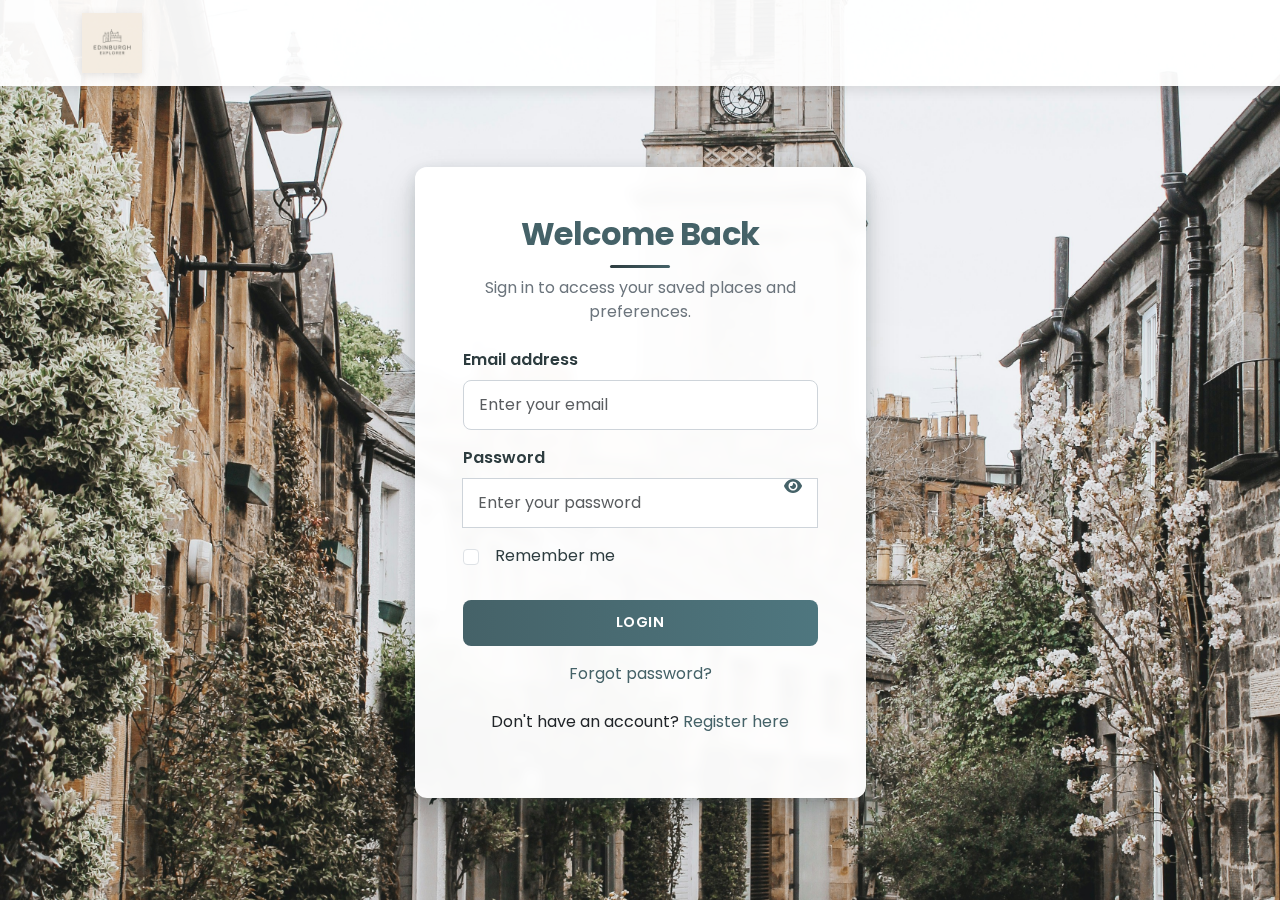
<file: index.html>
<!DOCTYPE html>
<html lang="en">
<head>
  <meta charset="UTF-8">
  <meta name="viewport" content="width=device-width, initial-scale=1.0">
  <title>Login - Edinburgh Explorer</title>
  <!-- Bootstrap CSS -->
  <link href="https://cdnjs.cloudflare.com/ajax/libs/bootstrap/5.2.3/css/bootstrap.min.css" rel="stylesheet">
  <!-- Font Awesome -->
  <link href="https://cdnjs.cloudflare.com/ajax/libs/font-awesome/6.2.1/css/all.min.css" rel="stylesheet">
  <!-- Google Fonts -->
  <link href="https://fonts.googleapis.com/css2?family=Poppins:wght@300;400;500;600;700&family=Playfair+Display:wght@400;700&display=swap" rel="stylesheet">
  <!-- Custom CSS -->
  <link href="css/style.css" rel="stylesheet"/>
</head>
<body>
<!-- Navigation -->
<nav class="navbar navbar-expand-lg navbar-light fixed-top">
  <div class="container">
    <a class="navbar-brand" href="/" aria-label="Edinburgh Explorer Home">
      <img src="images/logocw2.PNG" alt="Edinburgh Explorer Logo">
    </a>
    <button class="navbar-toggler" type="button" data-bs-toggle="collapse" data-bs-target="#navbarContent" aria-expanded="false" aria-label="Toggle navigation">
      <span class="navbar-toggler-icon"></span>
    </button>

  </div>
</nav>

<!-- Login Section -->
<section class="login-section">
  <div class="container">
    <div class="row justify-content-center">
      <div class="col-md-6 col-lg-5">
        <div class="card">
          <div class="card-body p-4 p-md-5">
            <h2 class="card-title">Welcome Back</h2>
            <p class="card-text">Sign in to access your saved places and preferences.</p>

            <!-- Login Form -->
            <form id="loginForm" method="POST" action="#">
              <div class="mb-3">
                <label for="email" class="form-label">Email address</label>
                <input type="email" class="form-control" id="email" name="email" required placeholder="Enter your email">
              </div>

              <div class="mb-3 input-group">
                <label for="password" class="form-label w-100">Password</label>
                <input type="password" class="form-control" id="password" name="password" required placeholder="Enter your password">
                <button type="button" class="toggle-password" id="togglePassword">
                  <i class="fa fa-eye"></i>
                </button>
              </div>

              <div class="mb-3 form-check">
                <input type="checkbox" class="form-check-input" id="rememberMe" name="rememberMe">
                <label class="form-check-label" for="rememberMe">Remember me</label>
              </div>

              <button type="submit" class="btn btn-primary">Login</button>
            </form>

            <div class="text-center mt-3">
              <a href="forgot-password.html">Forgot password?</a>
            </div>

            <p class="helper-text mt-4">
              Don't have an account? <a href="register.html">Register here</a>
            </p>
          </div>
        </div>
      </div>
    </div>
  </div>
</section>

<!-- Bootstrap JavaScript Bundle with Popper -->
<script src="https://cdnjs.cloudflare.com/ajax/libs/bootstrap/5.2.3/js/bootstrap.bundle.min.js"></script>

<script src="js/index.js"></script>
</body>
</html>
</file>
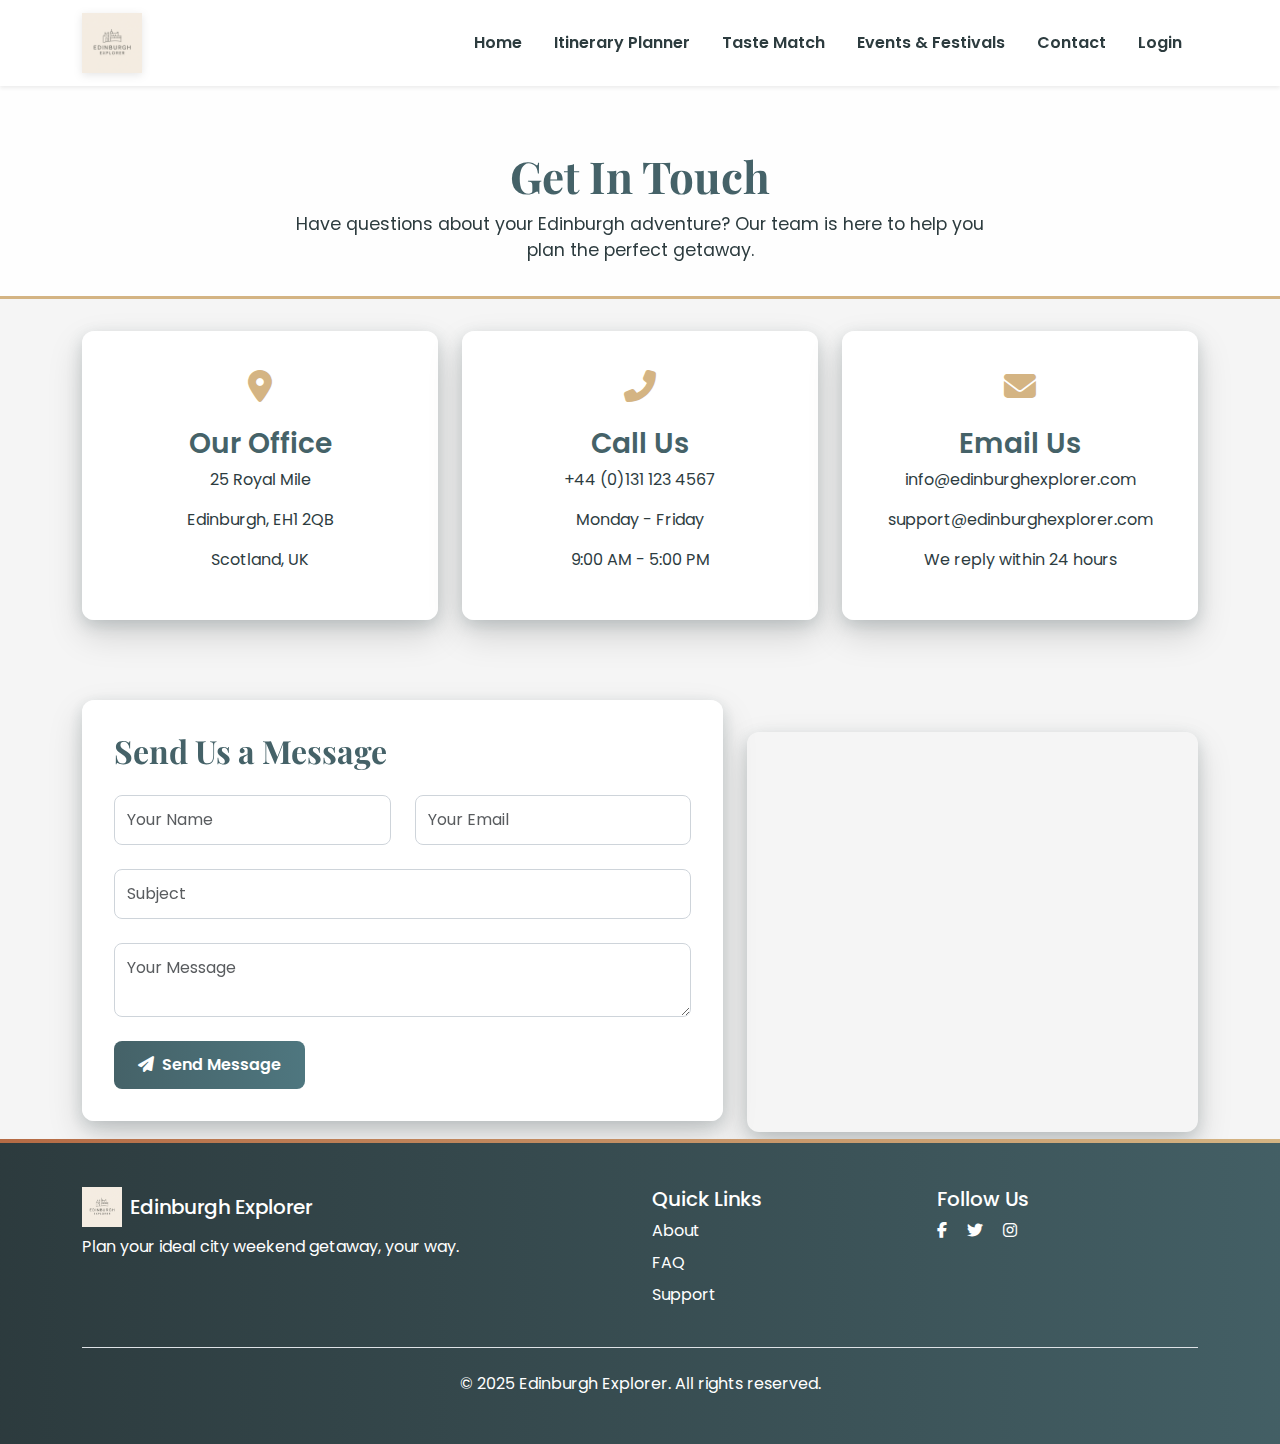
<file: contact.html>
<!DOCTYPE html>
<html lang="en">
<head>
  <meta charset="UTF-8">
  <meta name="viewport" content="width=device-width, initial-scale=1.0">
  <meta name="description" content="Contact Edinburgh Explorer for travel assistance and recommendations">
  <title>Contact Us | Edinburgh Explorer</title>
  <!-- Bootstrap CSS -->
  <link href="https://cdn.jsdelivr.net/npm/bootstrap@5.3.0/dist/css/bootstrap.min.css" rel="stylesheet">
  <!-- Font Awesome -->
  <link href="https://cdnjs.cloudflare.com/ajax/libs/font-awesome/6.4.0/css/all.min.css" rel="stylesheet">
  <!-- Google Fonts -->
  <link href="https://fonts.googleapis.com/css2?family=Playfair+Display:wght@400;700&family=Poppins:wght@300;400;600&display=swap" rel="stylesheet">
  <!-- Custom CSS -->
  <link href="css/style.css" rel="stylesheet">
</head>

<body class="contact-page">
<!-- Navigation -->
<nav class="navbar navbar-expand-lg navbar-light bg-white sticky-top shadow-sm">
  <div class="container">
    <a class="navbar-brand d-flex align-items-center" href="home.html">
      <img src="images/logocw2.PNG" alt="Edinburgh Explorer logo" height="60" width="150">
    </a>
    <button class="navbar-toggler" type="button" data-bs-toggle="collapse" data-bs-target="#navbarNav">
      <span class="navbar-toggler-icon"></span>
    </button>
    <div class="collapse navbar-collapse" id="navbarNav">
      <ul class="navbar-nav ms-auto">
        <li class="nav-item"><a class="nav-link" href="home.html">Home</a></li>
        <li class="nav-item"><a class="nav-link" href="itinerary-planner.html">Itinerary Planner</a></li>
        <li class="nav-item"><a class="nav-link" href="taste-match.html">Taste Match</a></li>
        <li class="nav-item"><a class="nav-link" href="events.html">Events & Festivals</a></li>
        <li class="nav-item"><a class="nav-link" href="contact.html">Contact</a></li>
        <li class="nav-item"><a class="nav-link" href="index.html">Login</a></li>

      </ul>
    </div>
  </div>
</nav>

<!-- Contact Header -->
<section class="contact-header">
  <div class="container">
    <h1>Get In Touch</h1>
    <p>Have questions about your Edinburgh adventure? Our team is here to help you plan the perfect getaway.</p>
  </div>
</section>

<!-- Contact Content -->
<section class="container">
  <div class="row mb-5">
    <div class="col-md-4">
      <div class="contact-info-card">
        <div class="contact-icon">
          <i class="fas fa-map-marker-alt"></i>
        </div>
        <h3>Our Office</h3>
        <p>25 Royal Mile</p>
        <p>Edinburgh, EH1 2QB</p>
        <p>Scotland, UK</p>
      </div>
    </div>

    <div class="col-md-4">
      <div class="contact-info-card">
        <div class="contact-icon">
          <i class="fas fa-phone-alt"></i>
        </div>
        <h3>Call Us</h3>
        <p>+44 (0)131 123 4567</p>
        <p>Monday - Friday</p>
        <p>9:00 AM - 5:00 PM</p>
      </div>
    </div>

    <div class="col-md-4">
      <div class="contact-info-card">
        <div class="contact-icon">
          <i class="fas fa-envelope"></i>
        </div>
        <h3>Email Us</h3>
        <p>info@edinburghexplorer.com</p>
        <p>support@edinburghexplorer.com</p>
        <p>We reply within 24 hours</p>
      </div>
    </div>
  </div>

  <div class="row">
    <div class="col-lg-7 mb-5 mb-lg-0">
      <div class="contact-form-container">
        <div class="contact-form">
          <h2>Send Us a Message</h2>

          <form id="contactForm" action="form-handler.php" method="post">
            <div class="row">
              <div class="col-md-6">
                <div class="form-group">
                  <input type="text" class="form-control" name="name" placeholder="Your Name" required>
                </div>
              </div>
              <div class="col-md-6">
                <div class="form-group">
                  <input type="email" class="form-control" name="email" placeholder="Your Email" required>
                </div>
              </div>
            </div>

            <div class="form-group">
              <input type="text" class="form-control" name="subject" placeholder="Subject" required>
            </div>

            <div class="form-group">
              <textarea class="form-control" name="message" placeholder="Your Message" required></textarea>
            </div>

            <button type="submit" class="submit-btn">
              <i class="fas fa-paper-plane me-2"></i>Send Message
            </button>
          </form>
        </div>
      </div>
    </div>

    <div class="col-lg-5">
      <div class="map-container">
        <iframe src="https://www.google.com/maps/embed?pb=!1m18!1m12!1m3!1d2234.234371909493!2d-3.188017684059456!3d55.94967628060442!2m3!1f0!2f0!3f0!3m2!1i1024!2i768!4f13.1!3m3!1m2!1s0x4887c784b44a0a07%3A0x71a1b3c8f8a3a3a5!2sRoyal%20Mile%2C%20Edinburgh!5e0!3m2!1sen!2suk!4v1620000000000!5m2!1sen!2suk"
                allowfullscreen="" loading="lazy"></iframe>
      </div>
    </div>
  </div>
</section>

<!-- Footer -->
<footer class="bg-dark text-white py-5">
  <div class="container">
    <div class="row">
      <div class="col-md-6 mb-4">
        <h5 class="d-flex align-items-center">
          <img src="images/logocw2.PNG" alt="Edinburgh Explorer" height="40" class="me-2">
          Edinburgh Explorer
        </h5>
        <p>Plan your ideal city weekend getaway, your way.</p>
      </div>
      <div class="col-md-3 mb-4">
        <h5>Quick Links</h5>
        <ul class="list-unstyled">
          <li class="mb-2"><a href="#" class="text-white">About</a></li>
          <li class="mb-2"><a href="#" class="text-white">FAQ</a></li>
          <li class="mb-2"><a href="#" class="text-white">Support</a></li>
        </ul>
      </div>
      <div class="col-md-3 mb-4">
        <h5>Follow Us</h5>
        <div class="social-links">
          <a href="#" class="text-white me-3"><i class="fab fa-facebook-f"></i></a>
          <a href="#" class="text-white me-3"><i class="fab fa-twitter"></i></a>
          <a href="#" class="text-white me-3"><i class="fab fa-instagram"></i></a>
        </div>
      </div>
    </div>
    <div class="text-center pt-4 border-top">
      <p class="mb-0">&copy; 2025 Edinburgh Explorer. All rights reserved.</p>
    </div>
  </div>
</footer>

<!-- Scripts -->
<script src="https://cdn.jsdelivr.net/npm/bootstrap@5.3.0/dist/js/bootstrap.bundle.min.js"></script>
<script>
  // Form submission handling
  document.getElementById('contactForm').addEventListener('submit', function(e) {
    e.preventDefault();

    // Here you would normally send the form data to your server
    // For demo purposes, we'll just show a success message

    // Create alert
    const alertDiv = document.createElement('div');
    alertDiv.className = 'alert alert-success mt-4';
    alertDiv.setAttribute('role', 'alert');
    alertDiv.innerHTML = '<i class="fas fa-check-circle me-2"></i> Your message has been sent successfully! We\'ll get back to you soon.';

    // Insert after form
    this.parentNode.insertBefore(alertDiv, this.nextSibling);

    // Reset form
    this.reset();

    // Scroll to alert
    setTimeout(() => {
      alertDiv.scrollIntoView({ behavior: 'smooth' });
    }, 100);
  });
</script>
</body>
</html>
</file>
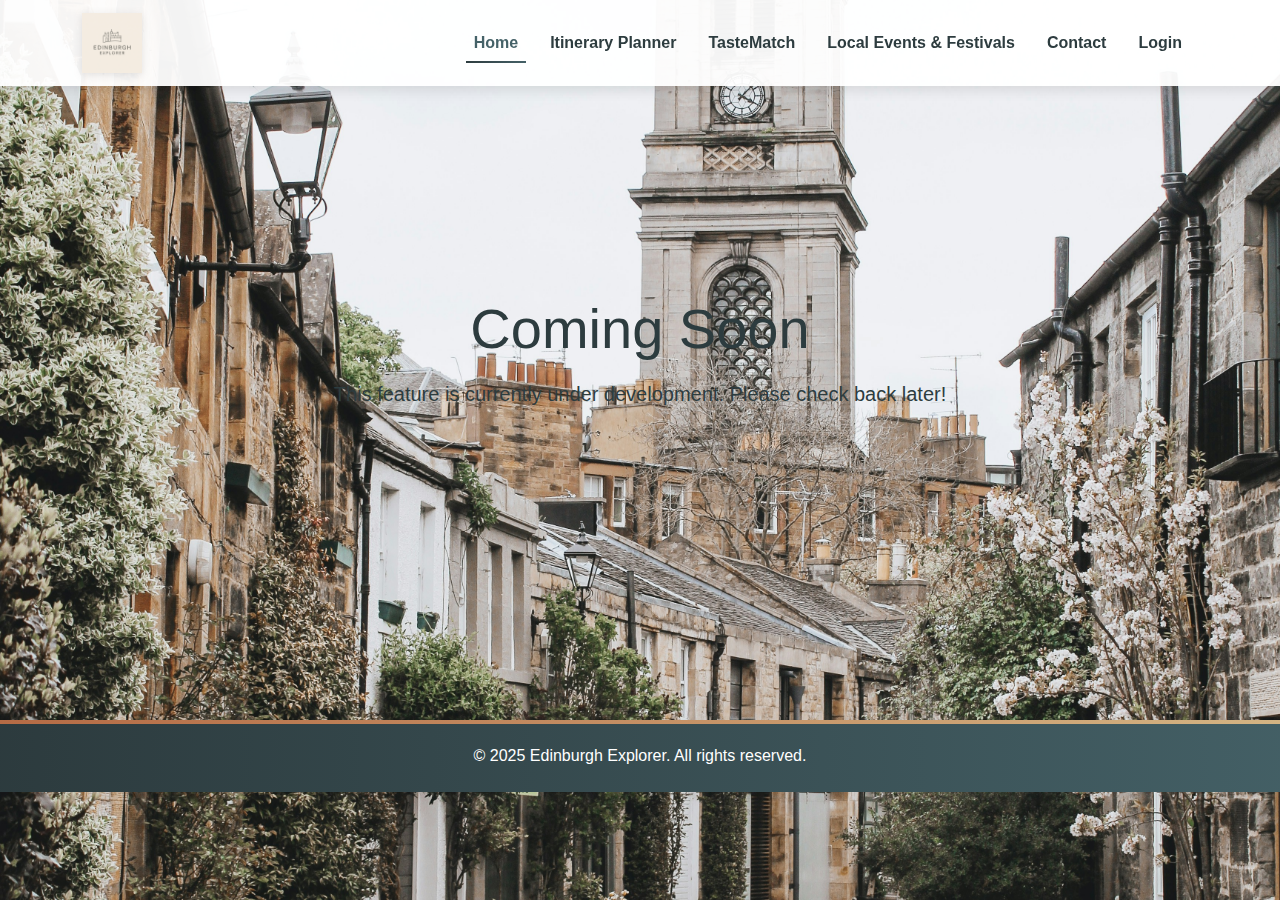
<file: deals.html>
<!DOCTYPE html>
<html lang="en">
<head>
  <meta charset="UTF-8" />
  <meta name="viewport" content="width=device-width, initial-scale=1.0"/>
  <title>Coming Soon | Edinburgh Explorer</title>
  <link href="https://cdn.jsdelivr.net/npm/bootstrap@5.3.0/dist/css/bootstrap.min.css" rel="stylesheet"/>
  <link href="css/style.css" rel="stylesheet"/>
</head>
<body>

<!-- Navbar (Same across all pages) -->
<nav class="navbar navbar-expand-lg navbar-light fixed-top">
  <div class="container">
    <a class="navbar-brand" href="/">
      <img src="images/logocw2.PNG" alt="Edinburgh Explorer Logo" height="60" width="150"  />
    </a>
    <button class="navbar-toggler" type="button" data-bs-toggle="collapse" data-bs-target="#navbarContent">
      <span class="navbar-toggler-icon"></span>
    </button>

    <div class="collapse navbar-collapse" id="navbarContent">
      <ul class="navbar-nav ms-auto">
        <li class="nav-item">
          <a class="nav-link active" href="home.html">Home</a>
        </li>
        <li class="nav-item">
          <a class="nav-link" href="itinerary-planner.html">Itinerary Planner </a>
        </li>
        <li class="nav-item">
          <a class="nav-link" href="taste-match.html">TasteMatch</a>
        </li>
        <li class="nav-item">
          <a class="nav-link" href="events.html">Local Events & Festivals </a>
        </li>
        <li class="nav-item">
          <a class="nav-link" href="contact.html">Contact</a>
        </li>
        <li class="nav-item">
          <a class="nav-link" href="index.html">Login</a>
        </li>
      </ul>
    </div>
  </div>
</nav>

<!-- Coming Soon Section -->
<section class="d-flex align-items-center justify-content-center text-center" style="height: 80vh;">
  <div>
    <h1 class="display-4 mb-3">Coming Soon</h1>
    <p class="lead">This feature is currently under development. Please check back later!</p>
  </div>
</section>

<!-- Footer -->
<footer class="bg-dark text-white py-4 text-center">
  <p class="mb-0">&copy; 2025 Edinburgh Explorer. All rights reserved.</p>
</footer>

<script src="https://cdn.jsdelivr.net/npm/bootstrap@5.3.0/dist/js/bootstrap.bundle.min.js"></script>
</body>
</html>
</file>
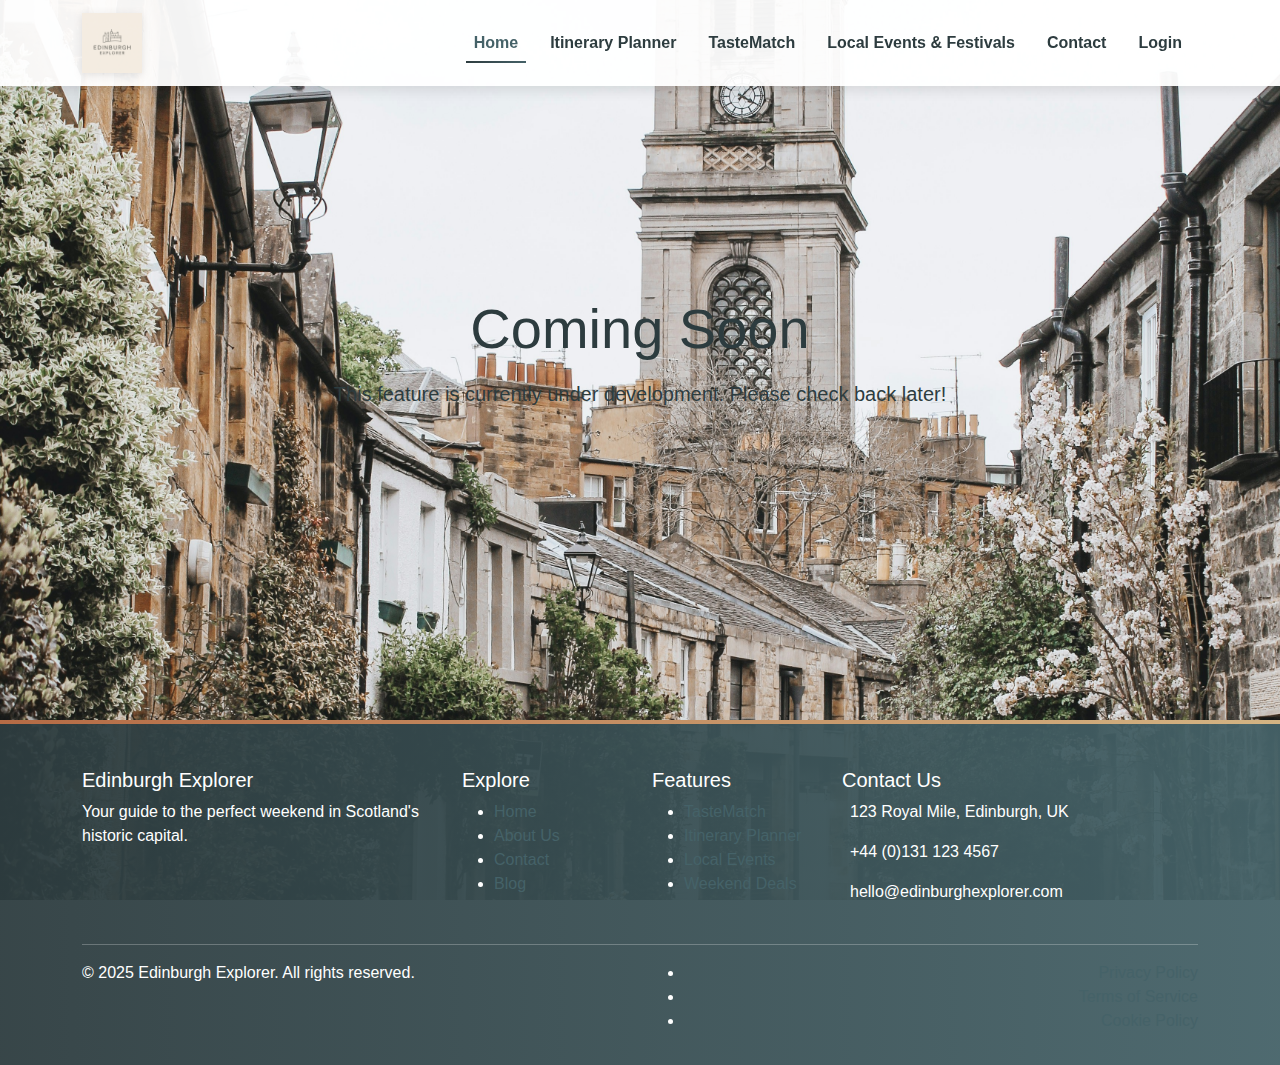
<file: events.html>
<!DOCTYPE html>
<html lang="en">
<head>
  <meta charset="UTF-8" />
  <meta name="viewport" content="width=device-width, initial-scale=1.0"/>
  <title>Coming Soon | Edinburgh Explorer</title>
  <link href="https://cdn.jsdelivr.net/npm/bootstrap@5.3.0/dist/css/bootstrap.min.css" rel="stylesheet"/>
  <link href="css/style.css" rel="stylesheet"/>
</head>
<body>

<!-- Navbar (Same across all pages) -->
<nav class="navbar navbar-expand-lg navbar-light fixed-top">
  <div class="container">
    <a class="navbar-brand" href="/">
      <img src="images/logocw2.PNG" alt="Edinburgh Explorer Logo" height="60" width="150"  />
    </a>
    <button class="navbar-toggler" type="button" data-bs-toggle="collapse" data-bs-target="#navbarContent">
      <span class="navbar-toggler-icon"></span>
    </button>

    <div class="collapse navbar-collapse" id="navbarContent">
      <ul class="navbar-nav ms-auto">
        <li class="nav-item">
          <a class="nav-link active" href="home.html">Home</a>
        </li>
        <li class="nav-item">
          <a class="nav-link" href="itinerary-planner.html">Itinerary Planner </a>
        </li>
        <li class="nav-item">
          <a class="nav-link" href="taste-match.html">TasteMatch</a>
        </li>
        <li class="nav-item">
          <a class="nav-link" href="events.html">Local Events & Festivals </a>
        </li>
        <li class="nav-item">
          <a class="nav-link" href="contact.html">Contact</a>
        </li>
        <li class="nav-item">
          <a class="nav-link" href="index.html">Login</a>
        </li>
      </ul>
    </div>
  </div>
</nav>

<!-- Coming Soon Section -->
<section class="d-flex align-items-center justify-content-center text-center" style="height: 80vh;">
  <div>
    <h1 class="display-4 mb-3">Coming Soon</h1>
    <p class="lead">This feature is currently under development. Please check back later!</p>
  </div>
</section>

<!-- Footer -->
<!-- Footer -->
<footer class="pt-5 pb-3">
  <div class="container">
    <div class="row">
      <div class="col-md-4 mb-4 mb-md-0">
        <h5>Edinburgh Explorer</h5>
        <p>Your guide to the perfect weekend in Scotland's historic capital.</p>
        <div class="social-icons mt-3">
          <a href="#" aria-label="Facebook"><i class="fab fa-facebook-f"></i></a>
          <a href="#" aria-label="Twitter"><i class="fab fa-twitter"></i></a>
          <a href="#" aria-label="Instagram"><i class="fab fa-instagram"></i></a>
          <a href="#" aria-label="Pinterest"><i class="fab fa-pinterest-p"></i></a>
        </div>
      </div>

      <div class="col-md-2 mb-4 mb-md-0">
        <h5>Explore</h5>
        <ul class="footer-links">
          <li><a href="home.html">Home</a></li>
          <li><a href="#">About Us</a></li>
          <li><a href="contact.html">Contact</a></li>
          <li><a href="#">Blog</a></li>
        </ul>
      </div>

      <div class="col-md-2 mb-4 mb-md-0">
        <h5>Features</h5>
        <ul class="footer-links">
          <li><a href="taste-match.html">TasteMatch</a></li>
          <li><a href="itinerary-planner.html">Itinerary Planner</a></li>
          <li><a href="events.html">Local Events</a></li>
          <li><a href="deals.html">Weekend Deals</a></li>
        </ul>
      </div>

      <div class="col-md-4">
        <h5>Contact Us</h5>
        <address>
          <p><i class="fas fa-map-marker-alt me-2"></i> 123 Royal Mile, Edinburgh, UK</p>
          <p><i class="fas fa-phone me-2"></i> +44 (0)131 123 4567</p>
          <p><i class="fas fa-envelope me-2"></i> hello@edinburghexplorer.com</p>
        </address>
      </div>
    </div>

    <hr class="mt-4">

    <div class="row">
      <div class="col-md-6 mb-3 mb-md-0">
        <p class="mb-0">&copy; 2025 Edinburgh Explorer. All rights reserved.</p>
      </div>
      <div class="col-md-6 text-md-end">
        <ul class="footer-legal">
          <li><a href="#">Privacy Policy</a></li>
          <li><a href="#">Terms of Service</a></li>
          <li><a href="#">Cookie Policy</a></li>
        </ul>
      </div>
    </div>
  </div>
</footer>

<script src="https://cdn.jsdelivr.net/npm/bootstrap@5.3.0/dist/js/bootstrap.bundle.min.js"></script>
</body>
</html>
</file>
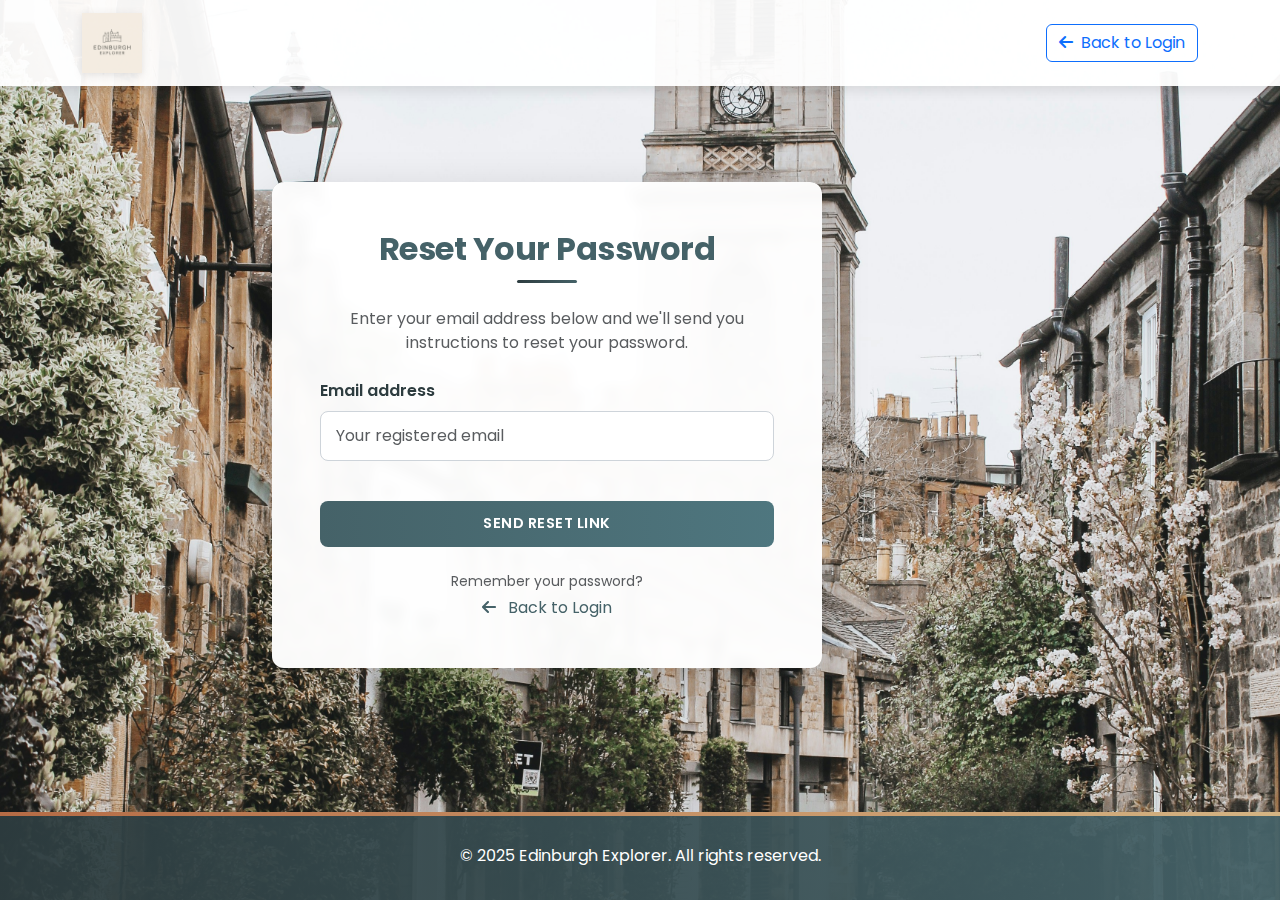
<file: forgot-password.html>
<!DOCTYPE html>
<html lang="en">
<head>
    <meta charset="UTF-8" />
    <meta name="viewport" content="width=device-width, initial-scale=1" />
    <title>Reset Password - Edinburgh Explorer</title>

    <!-- Bootstrap CSS -->
    <link href="https://cdn.jsdelivr.net/npm/bootstrap@5.3.0/dist/css/bootstrap.min.css" rel="stylesheet" />

    <!-- Font Awesome -->
    <link href="https://cdnjs.cloudflare.com/ajax/libs/font-awesome/6.4.0/css/all.min.css" rel="stylesheet" />

    <!-- Custom CSS -->
    <link href="css/style.css" rel="stylesheet" />

    <!-- Favicon -->
    <link rel="icon" href="images/logo-icon.png" type="image/png" />
    <link href="https://fonts.googleapis.com/css2?family=Poppins:wght@300;400;600&display=swap" rel="stylesheet">
</head>
<body class="forgot-password-page">
<!-- Navbar -->
<nav class="navbar navbar-expand-lg navbar-light bg-light">
    <div class="container">
        <a class="navbar-brand" href="home.html">
            <img src="images/logocw2.PNG" alt="Edinburgh Explorer logo" height="60" />
        </a>
        <div>
            <a href="index.html" class="btn btn-outline-primary">
                <i class="fas fa-arrow-left me-2"></i>Back to Login
            </a>
        </div>
    </div>
</nav>

<!-- Forgot Password Section -->
<section class="login-section py-5">
    <div class="container">
        <div class="row justify-content-center">
            <div class="col-md-8">
                <div class="card shadow-lg border-0">
                    <div class="row g-0">
                        <div class="col-lg-12">
                            <div class="card-body p-5">
                                <h1 class="card-title text-center mb-4">Reset Your Password</h1>
                                <p class="text-center text-muted mb-4">Enter your email address below and we'll send you instructions to reset your password.</p>

                                <form id="resetPasswordForm" novalidate>
                                    <div class="mb-4">
                                        <label for="email" class="form-label">Email address</label>
                                        <input type="email" class="form-control" id="email" placeholder="Your registered email" required />
                                        <div id="emailError" class="form-text text-danger"></div>
                                    </div>

                                    <div class="d-grid">
                                        <button type="submit" class="btn btn-primary btn-lg">Send Reset Link</button>
                                    </div>

                                    <div class="alert alert-success mt-4 d-none" id="successMessage">
                                        <i class="fas fa-check-circle me-2"></i> Password reset link sent! Please check your email.
                                    </div>

                                    <div class="text-center mt-4">
                                        <p class="text-muted mb-1 small">Remember your password?</p>
                                        <a href="index.html" class="text-decoration-none">
                                            <i class="fas fa-arrow-left me-2"></i> Back to Login
                                        </a>
                                    </div>
                                </form>
                            </div>
                        </div>
                    </div>
                </div>
            </div>
        </div>
    </div>
</section>

<!-- Footer -->
<footer class="mt-5">
    <div class="container text-center">
        <p class="mb-0">&copy; 2025 Edinburgh Explorer. All rights reserved.</p>
    </div>
</footer>

<!-- Scripts -->
<script src="https://cdn.jsdelivr.net/npm/bootstrap@5.3.0/dist/js/bootstrap.bundle.min.js"></script>
<script src="https://cdnjs.cloudflare.com/ajax/libs/jquery/3.6.0/jquery.min.js"></script>
<script>
    // Password Reset Form Validation
    document.addEventListener('DOMContentLoaded', function() {
        const form = document.getElementById('resetPasswordForm');
        const emailInput = document.getElementById('email');
        const emailError = document.getElementById('emailError');
        const successMessage = document.getElementById('successMessage');

        form.addEventListener('submit', function(event) {
            event.preventDefault();

            // Reset error messages
            emailError.textContent = '';

            // Validate email
            if (!emailInput.value) {
                emailError.textContent = 'Email address is required';
                return;
            }

            const emailPattern = /^[^\s@]+@[^\s@]+\.[^\s@]+$/;
            if (!emailPattern.test(emailInput.value)) {
                emailError.textContent = 'Please enter a valid email address';
                return;
            }

            // Simulate API call with timeout
            const submitBtn = form.querySelector('button[type="submit"]');
            submitBtn.disabled = true;
            submitBtn.innerHTML = '<span class="spinner-border spinner-border-sm" role="status" aria-hidden="true"></span> Sending...';

            setTimeout(function() {
                // Show success message
                successMessage.classList.remove('d-none');

                // Reset form
                form.reset();
                submitBtn.disabled = false;
                submitBtn.textContent = 'Send Reset Link';

                // Scroll to success message
                successMessage.scrollIntoView({ behavior: 'smooth' });
            }, 1500);
        });
    });
</script>
</body>
</html>
</file>
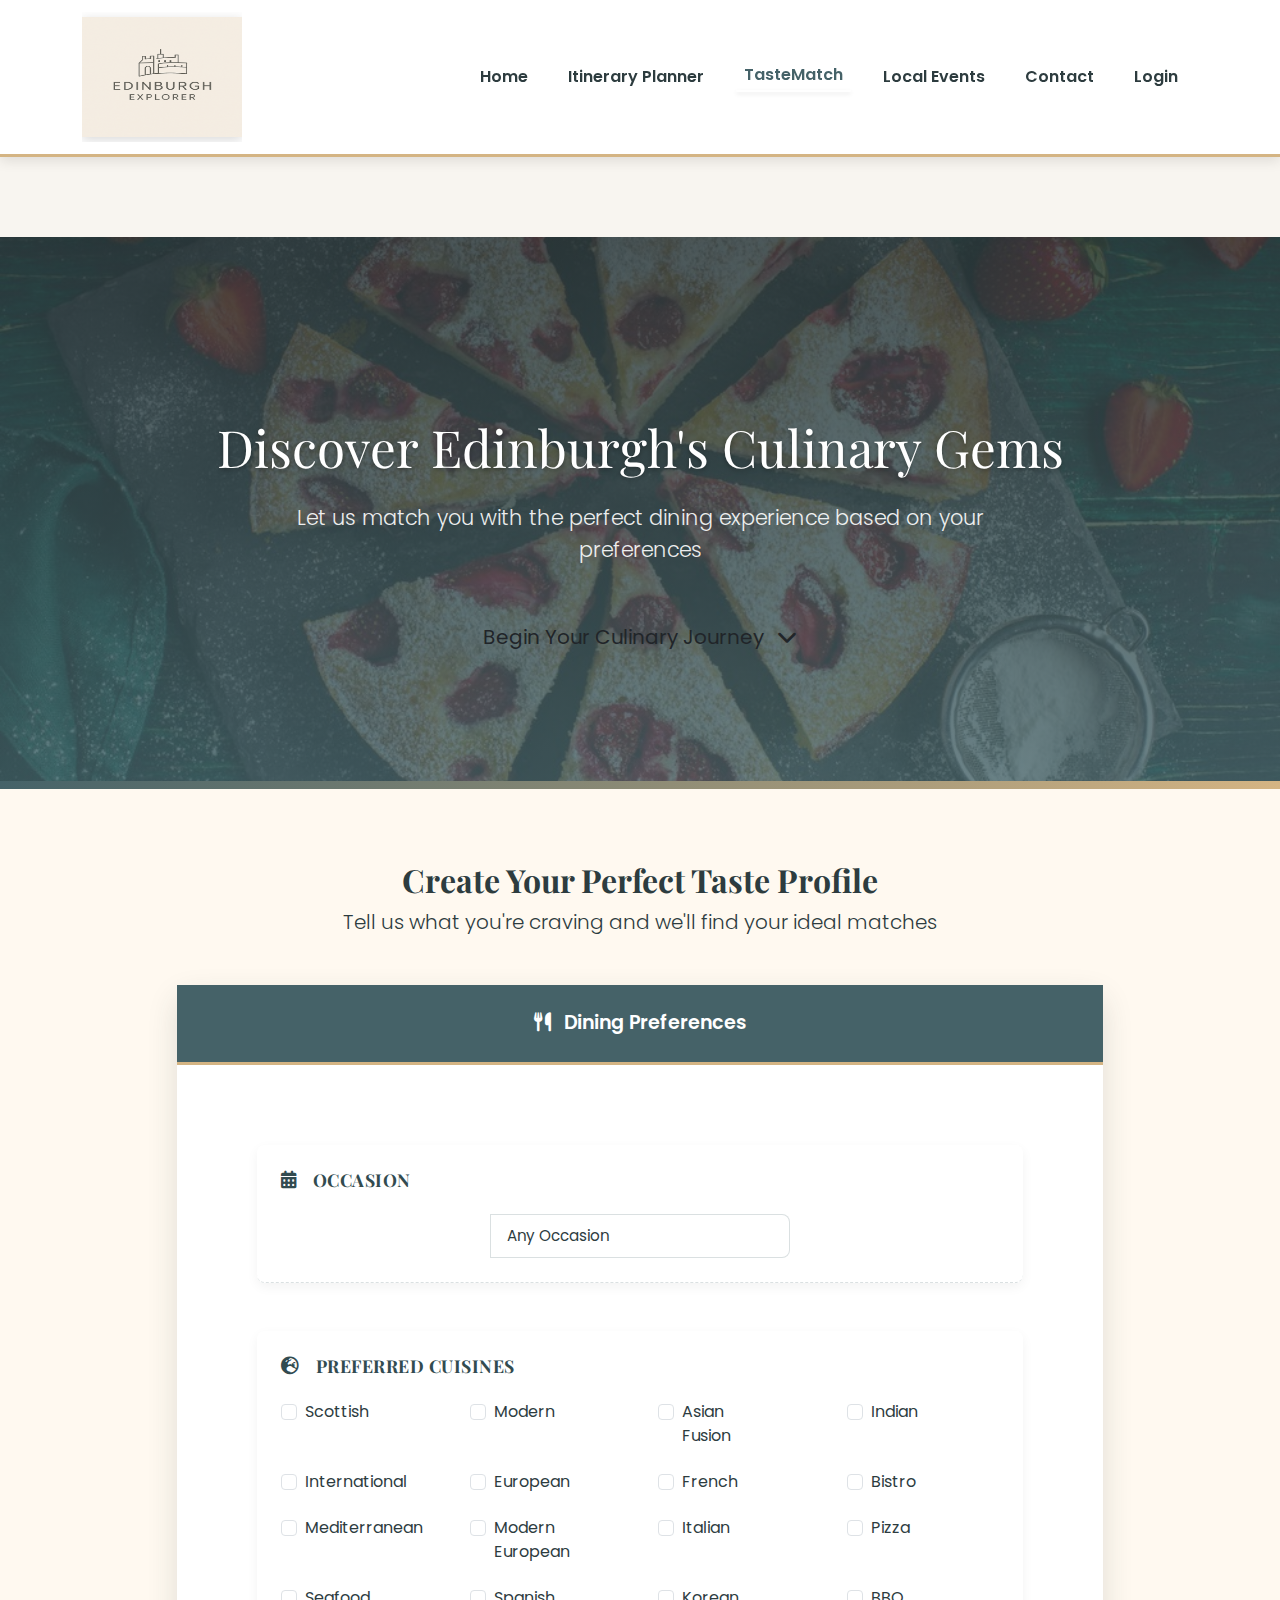
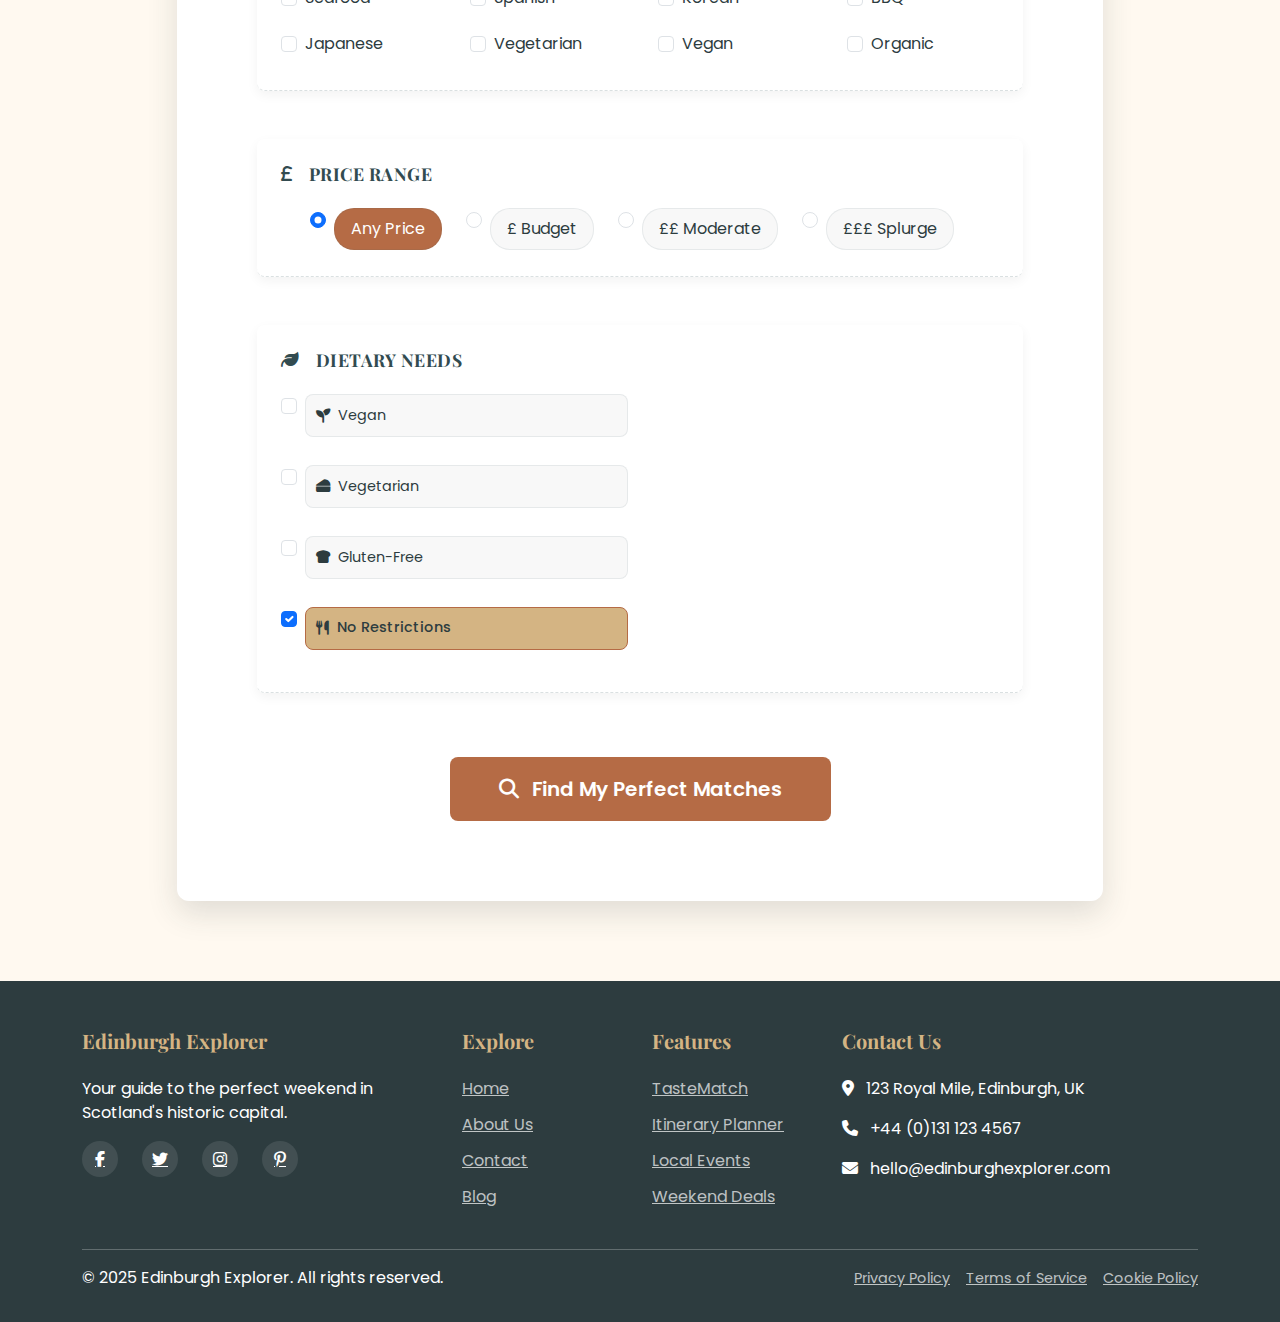
<file: taste-match.html>
<!DOCTYPE html>
<html lang="en">
<head>
  <meta charset="UTF-8">
  <meta name="viewport" content="width=device-width, initial-scale=1.0">
  <title>Taste Match - Edinburgh Explorer</title>
  <link href="https://cdn.jsdelivr.net/npm/bootstrap@5.3.0/dist/css/bootstrap.min.css" rel="stylesheet">
  <link rel="stylesheet" href="https://cdnjs.cloudflare.com/ajax/libs/font-awesome/6.4.0/css/all.min.css">
  <link href="https://fonts.googleapis.com/css2?family=Playfair+Display:wght@400;700&family=Poppins:wght@300;400;600&display=swap" rel="stylesheet">
  <link href="css/taste-match.css" rel="stylesheet">
</head>
<body class="taste-match-page">
<!-- Navigation -->
<nav class="navbar navbar-expand-lg navbar-light fixed-top">
  <div class="container">
    <a class="navbar-brand" href="/">
      <img src="images/logocw2.PNG" alt="Edinburgh Explorer Logo" height="60">
    </a>
    <button class="navbar-toggler" type="button" data-bs-toggle="collapse" data-bs-target="#navbarContent">
      <span class="navbar-toggler-icon"></span>
    </button>

    <div class="collapse navbar-collapse" id="navbarContent">
      <ul class="navbar-nav ms-auto">
        <li class="nav-item">
          <a class="nav-link" href="index.html">Home</a>
        </li>
        <li class="nav-item">
          <a class="nav-link" href="itinerary-planner.html">Itinerary Planner</a>
        </li>
        <li class="nav-item">
          <a class="nav-link active" href="taste-match.html">TasteMatch</a>
        </li>
        <li class="nav-item">
          <a class="nav-link" href="events.html">Local Events</a>
        </li>
        <li class="nav-item">
          <a class="nav-link" href="contact.html">Contact</a>
        </li>
        <li class="nav-item">
          <a class="nav-link" href="login.html">Login</a>
        </li>
      </ul>
    </div>
  </div>
</nav>

<!-- Hero Section -->
<section class="taste-match-hero">
  <div class="container">
    <div class="hero-content">
      <h1 class="display-3 mb-4">Discover Edinburgh's Culinary Gems</h1>
      <p class="lead mb-5">Let us match you with the perfect dining experience based on your preferences</p>
      <a href="#taste-match-form" class="btn btn-tastematch btn-lg scroll-btn">
        Begin Your Culinary Journey <i class="fas fa-chevron-down ms-2"></i>
      </a>
    </div>
  </div>
</section>

<!-- Taste Match Form Section -->
<section id="taste-match-form" class="preference-section">
  <div class="container">
    <div class="section-header text-center mb-5">
      <h2>Create Your Perfect Taste Profile</h2>
      <p class="lead">Tell us what you're craving and we'll find your ideal matches</p>
    </div>

    <div class="row justify-content-center">
      <div class="col-lg-10">
        <div class="preference-card">
          <div class="card-header text-center">
            <i class="fas fa-utensils me-2"></i> Dining Preferences
          </div>
          <div class="card-body p-4 p-md-5">
            <form id="tasteForm" class="culinary-form">

              <!-- Occasion Selection -->
              <div class="form-section mb-5">
                <h4 class="form-section-title mb-4">
                  <i class="fas fa-calendar-alt me-2"></i> Occasion
                </h4>
                <select class="form-select occasion-select" id="occasionSelect">
                  <option value="Any" selected>Any Occasion</option>
                  <option value="Romantic Dinner">Romantic Dinner</option>
                  <option value="Fine Dining">Fine Dining</option>
                  <option value="Casual Lunch">Casual Lunch</option>
                  <option value="Dinner">Dinner</option>
                </select>
              </div>

              <!-- Cuisine Selection -->
              <div class="form-section mb-5">
                <h4 class="form-section-title mb-4">
                  <i class="fas fa-globe-europe me-2"></i> Preferred Cuisines
                </h4>
                <div class="row" id="cuisine-container">
                  <!-- Will be populated by JavaScript -->
                </div>
              </div>

              <!-- Price Range -->
              <div class="form-section mb-5">
                <h4 class="form-section-title mb-4">
                  <i class="fas fa-pound-sign me-2"></i> Price Range
                </h4>
                <div class="price-range-buttons">
                  <div class="form-check form-check-inline">
                    <input class="form-check-input" type="radio" name="priceRange" id="priceAny" value="Any" checked>
                    <label class="form-check-label" for="priceAny">Any Price</label>
                  </div>
                  <div class="form-check form-check-inline">
                    <input class="form-check-input" type="radio" name="priceRange" id="priceLow" value="£">
                    <label class="form-check-label" for="priceLow">£ Budget</label>
                  </div>
                  <div class="form-check form-check-inline">
                    <input class="form-check-input" type="radio" name="priceRange" id="priceMedium" value="££">
                    <label class="form-check-label" for="priceMedium">££ Moderate</label>
                  </div>
                  <div class="form-check form-check-inline">
                    <input class="form-check-input" type="radio" name="priceRange" id="priceHigh" value="£££">
                    <label class="form-check-label" for="priceHigh">£££ Splurge</label>
                  </div>
                </div>
              </div>

              <!-- Dietary Restrictions -->
              <div class="form-section mb-5">
                <h4 class="form-section-title mb-4">
                  <i class="fas fa-leaf me-2"></i> Dietary Needs
                </h4>
                <div class="row dietary-options">
                  <div class="col-md-6 mb-3">
                    <div class="form-check">
                      <input class="form-check-input" type="checkbox" id="dietaryVegan" value="Vegan">
                      <label class="form-check-label dietary-label" for="dietaryVegan">
                        <i class="fas fa-seedling me-2"></i> Vegan
                      </label>
                    </div>
                  </div>
                  <div class="col-md-6 mb-3">
                    <div class="form-check">
                      <input class="form-check-input" type="checkbox" id="dietaryVegetarian" value="Vegetarian">
                      <label class="form-check-label dietary-label" for="dietaryVegetarian">
                        <i class="fas fa-cheese me-2"></i> Vegetarian
                      </label>
                    </div>
                  </div>
                  <div class="col-md-6 mb-3">
                    <div class="form-check">
                      <input class="form-check-input" type="checkbox" id="dietaryGlutenFree" value="Gluten-Free">
                      <label class="form-check-label dietary-label" for="dietaryGlutenFree">
                        <i class="fas fa-bread-slice me-2"></i> Gluten-Free
                      </label>
                    </div>
                  </div>
                  <div class="col-md-6 mb-3">
                    <div class="form-check">
                      <input class="form-check-input" type="checkbox" id="dietaryNone" value="No Restrictions" checked>
                      <label class="form-check-label dietary-label" for="dietaryNone">
                        <i class="fas fa-utensils me-2"></i> No Restrictions
                      </label>
                    </div>
                  </div>
                </div>
              </div>

              <div class="text-center mt-4">
                <button type="submit" id="findMatchesBtn" class="btn btn-tastematch btn-lg px-5 py-3" >
                  <i class="fas fa-search me-2"></i> Find My Perfect Matches
                </button>
              </div>
            </form>
          </div>
        </div>
      </div>
    </div>
  </div>
</section>

<!-- Results Section (Initially Hidden) -->
<section id="results-section" class="results-section" style="display: none;">
  <div class="container">
    <div class="section-header text-center mb-5">
      <h2>Your Personalized Dining Recommendations</h2>
      <p class="lead">Based on your taste preferences</p>
      <div class="results-count-badge">
        <span id="resultsCount">0</span> matches found
      </div>
    </div>

    <div class="row mb-4">
      <div class="col-md-6">
        <div class="input-group search-filter">
          <span class="input-group-text bg-accent text-white">
            <i class="fas fa-search"></i>
          </span>
          <input type="text" id="searchRestaurants" class="form-control" placeholder="Filter restaurants...">
        </div>
      </div>
      <div class="col-md-6">
        <div class="input-group sort-filter">
          <span class="input-group-text bg-accent text-white">
            <i class="fas fa-sort"></i>
          </span>
          <select id="sortRestaurants" class="form-select">
            <option value="name">Sort by Name</option>
            <option value="price">Sort by Price</option>
            <option value="rating">Sort by Rating</option>
          </select>
        </div>
      </div>
    </div>

    <div class="row" id="resultsContainer">
      <!-- Results will be populated here by JavaScript -->
    </div>

    <div class="text-center mt-5">
      <button id="newSearchBtn" class="btn btn-outline-secondary btn-lg">
        <i class="fas fa-redo me-2"></i> Start New Search
      </button>
    </div>
  </div>
</section>

<!-- Restaurant Data (hidden) -->
<script type="application/json" id="restaurantData">
  {
    "restaurants": [
      {
        "name": "The Kitchin",
        "thumbnail": "images/the-kitchin.jpg",
        "cuisine": ["Scottish", "Modern"],
        "price_range": "£££",
        "dietary_restrictions": ["Vegan", "Gluten-Free", "No Restrictions"],
        "occasion": ["Romantic Dinner", "Fine Dining"],
        "address": "78 Commercial Quay, Edinburgh, EH6 6LX",
        "phone": "0131 555 1755",
        "hours": "Mon-Sat: 12pm-2pm, 6pm-10pm, Sun: Closed",
        "description": "Award-winning restaurant focusing on locally sourced, modern Scottish cuisine.",
        "book_url": "https://thekitchin.com/",
        "alt_text": "The Kitchin - Scottish Modern restaurant"
      },
      {
        "name": "Dishoom Edinburgh",
        "thumbnail": "images/dishoom.webp",
        "cuisine": ["Asian Fusion", "Indian"],
        "price_range": "££",
        "dietary_restrictions": ["Vegan", "Gluten-Free"],
        "occasion": ["Casual Lunch", "Dinner"],
        "address": "3 St Andrew Square, Edinburgh, EH2 2BD",
        "phone": "0131 510 3800",
        "hours": "Mon-Sun: 12pm-10pm",
        "description": "Fusion of traditional Indian flavors with a contemporary twist, offering vegan and gluten-free options.",
        "book_url": "https://www.dishoom.com/",
        "alt_text": "Dishoom - Indian Fusion restaurant"
      },
      {
        "name": "The Dome",
        "thumbnail": "images/the_dome.jpg",
        "cuisine": ["International", "European"],
        "price_range": "£££",
        "dietary_restrictions": ["Vegan", "Gluten-Free", "No Restrictions"],
        "occasion": ["Romantic Dinner", "Fine Dining"],
        "address": "14 George Street, Edinburgh, EH2 2PF",
        "phone": "0131 624 8624",
        "hours": "Mon-Sun: 9am-12am",
        "description": "A grand, elegant setting for British and international cuisine, perfect for special occasions.",
        "book_url": "https://www.thedomeedinburgh.com/",
        "alt_text": "The Dome - Elegant British and international cuisine"
      },
      {
        "name": "La P'tite Folie",
        "thumbnail": "images/La P'tite Folie.jpeg",
        "cuisine": ["French", "Bistro"],
        "price_range": "££",
        "dietary_restrictions": ["No Restrictions"],
        "occasion": ["Casual Lunch"],
        "address": "56 Broughton St, Edinburgh, EH1 3SA",
        "phone": "0131 557 0850",
        "hours": "Mon-Sat: 12pm-3pm, 5pm-10pm",
        "description": "A cozy French bistro offering affordable classic French cuisine.",
        "book_url": "https://www.laptitefolie.co.uk/",
        "alt_text": "La P'tite Folie - French bistro"
      },
      {
        "name": "The Bon Vivant",
        "thumbnail": "images/The Bon Vivant.jpeg",
        "cuisine": ["Mediterranean", "Modern European"],
        "price_range": "££",
        "dietary_restrictions": ["Gluten-Free", "No Restrictions"],
        "occasion": ["Romantic Dinner", "Casual Lunch"],
        "address": "19-23 Thistle Street, Edinburgh, EH2 1DF",
        "phone": "0131 225 1195",
        "hours": "Mon-Sun: 12pm-10pm",
        "description": "A stylish Mediterranean-inspired eatery with a contemporary vibe and gluten-free options.",
        "book_url": "https://bonvivantedinburgh.co.uk/",
        "alt_text": "The Bon Vivant - Mediterranean restaurant"
      },
      {
        "name": "Mamma's Pizza",
        "thumbnail": "images/Mamma's Pizza.jpeg",
        "cuisine": ["Italian", "Pizza"],
        "price_range": "£",
        "dietary_restrictions": ["Vegan", "Gluten-Free"],
        "occasion": ["Casual Lunch", "Dinner"],
        "address": "5 Royal Mile, Edinburgh, EH1 1NJ",
        "phone": "0131 225 9511",
        "hours": "Mon-Sun: 11am-10pm",
        "description": "Delicious pizza with a variety of vegan and gluten-free options.",
        "book_url": "https://www.mammas.co.uk/",
        "alt_text": "Mamma's Pizza - Italian pizza restaurant"
      },
      {
        "name": "Ondine Oyster & Grill",
        "thumbnail": "images/seafood_restaurant.jpg",
        "cuisine": ["Seafood", "Scottish"],
        "price_range": "£££",
        "dietary_restrictions": ["Gluten-Free", "No Restrictions"],
        "occasion": ["Romantic Dinner", "Fine Dining"],
        "address": "32 Victoria Street, Edinburgh, EH1 2JW",
        "phone": "0131 225 2113",
        "hours": "Mon-Sun: 12pm-10pm",
        "description": "An upscale seafood restaurant offering the finest seafood with gluten-free options.",
        "book_url": "https://www.ondinerestaurant.co.uk/",
        "alt_text": "The Seafood Restaurant - Scottish seafood restaurant"
      },
      {
        "name": "Bodega 1900",
        "thumbnail": "images/bodega_1900.jpeg",
        "cuisine": ["Mediterranean", "Spanish"],
        "price_range": "££",
        "dietary_restrictions": ["No Restrictions"],
        "occasion": ["Casual Lunch", "Dinner"],
        "address": "19 Charlotte Square, Edinburgh, EH2 4DF",
        "phone": "0131 226 5393",
        "hours": "Mon-Sun: 12pm-10pm",
        "description": "Spanish-inspired dishes with fresh Mediterranean ingredients.",
        "book_url": "https://www.gastroteca.cat/en/on-tastar/bodega-1900/",
        "alt_text": "Bodega 1900 - Spanish Mediterranean restaurant"
      },
      {
        "name": "Korean BBQ",
        "thumbnail": "images/korean_bbq.jpg",
        "cuisine": ["Korean", "BBQ"],
        "price_range": "££",
        "dietary_restrictions": ["Vegan", "Gluten-Free"],
        "occasion": ["Casual Lunch", "Dinner"],
        "address": "12 Castle Street, Edinburgh, EH2 3AT",
        "phone": "0131 222 2277",
        "hours": "Mon-Sun: 12pm-10pm",
        "description": "Korean BBQ with vegan and gluten-free options.",
        "book_url": "https://koreanbbq.kjgroups.co.uk/",
        "alt_text": "Korean BBQ - Korean restaurant"
      },
      {
        "name": "Cafe Royal",
        "thumbnail": "images/Cafe_Royal.webp",
        "cuisine": ["Asian Fusion", "Japanese"],
        "price_range": "£",
        "dietary_restrictions": ["Vegan", "Gluten-Free"],
        "occasion": ["Casual Lunch"],
        "address": "8 Victoria Street, Edinburgh, EH1 2HE",
        "phone": "0131 226 1870",
        "hours": "Mon-Sun: 11am-8pm",
        "description": "Japanese-inspired fusion with vegan and gluten-free options.",
        "book_url": "https://www.caferoyaledinburgh.com/",
        "alt_text": "Bento Café - Asian Fusion restaurant"
      },
      {
        "name": "Soul Vegan",
        "thumbnail": "images/Soul_vegan.webp",
        "cuisine": ["Vegetarian", "Vegan", "Modern"],
        "price_range": "££",
        "dietary_restrictions": ["Vegan", "Gluten-Free", "No Restrictions"],
        "occasion": ["Casual Lunch", "Dinner"],
        "address": "14-16 St. John Street, Edinburgh, EH8 8BP",
        "phone": "0131 228 2047",
        "hours": "Mon-Sun: 12pm-10pm",
        "description": "Contemporary vegan and vegetarian dishes, with locally sourced ingredients.",
        "book_url": "https://soulvegan.uk/",
        "alt_text": "Soul Vegan - Vegan and Vegetarian restaurant"
      },
      {
        "name": "Henderson's",
        "thumbnail": "images/hendersons.jpg",
        "cuisine": ["Vegetarian", "Vegan", "Organic"],
        "price_range": "££",
        "dietary_restrictions": ["Vegan", "Gluten-Free", "No Restrictions"],
        "occasion": ["Casual Lunch", "Dinner"],
        "address": "25 Hanover Street, Edinburgh, EH2 2EP",
        "phone": "0131 225 2131",
        "hours": "Mon-Sun: 9am-10pm",
        "description": "A vegetarian and vegan-friendly restaurant with a focus on organic ingredients.",
        "book_url": "https://www.hendersonsrestaurant.com/",
        "alt_text": "Henderson's - Organic Vegetarian restaurant"
      },
      {
        "name": "The Witchery by the Castle",
        "thumbnail": "images/witchery_castle.jpeg",
        "cuisine": ["European", "Scottish"],
        "price_range": "£££",
        "dietary_restrictions": ["No Restrictions"],
        "occasion": ["Romantic Dinner", "Fine Dining"],
        "address": "Castlehill, Edinburgh, EH1 2NF",
        "phone": "0131 225 5613",
        "hours": "Mon-Sun: 12pm-10pm",
        "description": "A luxurious fine-dining experience with Scottish and European classics.",
        "book_url": "https://www.thewitchery.com/",
        "alt_text": "The Witchery - European Scottish fine dining"
      }
    ]
  }
</script>

<!-- Footer -->
<footer class="pt-5 pb-3">
  <div class="container">
    <div class="row">
      <div class="col-md-4 mb-4 mb-md-0">
        <h5>Edinburgh Explorer</h5>
        <p>Your guide to the perfect weekend in Scotland's historic capital.</p>
        <div class="social-icons mt-3">
          <a href="#" aria-label="Facebook"><i class="fab fa-facebook-f"></i></a>
          <a href="#" aria-label="Twitter"><i class="fab fa-twitter"></i></a>
          <a href="#" aria-label="Instagram"><i class="fab fa-instagram"></i></a>
          <a href="#" aria-label="Pinterest"><i class="fab fa-pinterest-p"></i></a>
        </div>
      </div>

      <div class="col-md-2 mb-4 mb-md-0">
        <h5>Explore</h5>
        <ul class="footer-links">
          <li><a href="index.html">Home</a></li>
          <li><a href="#">About Us</a></li>
          <li><a href="contact.html">Contact</a></li>
          <li><a href="#">Blog</a></li>
        </ul>
      </div>

      <div class="col-md-2 mb-4 mb-md-0">
        <h5>Features</h5>
        <ul class="footer-links">
          <li><a href="taste-match.html">TasteMatch</a></li>
          <li><a href="itinerary-planner.html">Itinerary Planner</a></li>
          <li><a href="events.html">Local Events</a></li>
          <li><a href="deals.html">Weekend Deals</a></li>
        </ul>
      </div>

      <div class="col-md-4">
        <h5>Contact Us</h5>
        <address>
          <p><i class="fas fa-map-marker-alt me-2"></i> 123 Royal Mile, Edinburgh, UK</p>
          <p><i class="fas fa-phone me-2"></i> +44 (0)131 123 4567</p>
          <p><i class="fas fa-envelope me-2"></i> hello@edinburghexplorer.com</p>
        </address>
      </div>
    </div>

    <hr class="mt-4">

    <div class="row">
      <div class="col-md-6 mb-3 mb-md-0">
        <p class="mb-0">&copy; 2025 Edinburgh Explorer. All rights reserved.</p>
      </div>
      <div class="col-md-6 text-md-end">
        <ul class="footer-legal">
          <li><a href="#">Privacy Policy</a></li>
          <li><a href="#">Terms of Service</a></li>
          <li><a href="#">Cookie Policy</a></li>
        </ul>
      </div>
    </div>
  </div>
</footer>

<script src="https://cdn.jsdelivr.net/npm/bootstrap@5.3.0/dist/js/bootstrap.bundle.min.js"></script>
<script src="js/taste-match.js"></script>
</body>
</html>
</file>
<file: css/style.css>
/* styles.css - Edinburgh Explorer Theme */
:root {
    /* Edinburgh-Inspired Color Palette - Circus Lane */
    --primary-color: #456268;           /* Edinburgh teal - historic charm */
    --secondary-color: #b56b45;         /* Sandstone/brick - Edinburgh buildings */
    --accent-color: #d4b483;            /* Warm gold - historic elements */
    --dark-color: #2d3c3f;              /* Deep slate - cobblestone */
    --light-color: #f5f5f5;             /* Stone white - clean backgrounds */

    /* Gradient Colors */
    --primary-gradient: linear-gradient(135deg, #2d3c3f, #456268);
    --text-gradient: linear-gradient(90deg, #2d3c3f, #456268, #588b96);
    --button-gradient: linear-gradient(to right, #456268, #588b96);

    /* Effects */
    --transition-speed: 0.3s;
    --card-shadow: 0 15px 35px rgba(0, 0, 0, 0.15), 0 5px 15px rgba(69, 98, 104, 0.2);
}

body {
    font-family: 'Poppins', sans-serif;
    background-image: url('../images/cw2.jpg');
    background-size: cover;
    background-position: center;
    background-attachment: fixed;
    min-height: 100vh;
    display: flex;
    flex-direction: column;
    color: var(--dark-color);
}


/* Navigation - Edinburgh Themed */
.navbar {
    background-color: rgba(255, 255, 255, 0.95) !important;
    box-shadow: 0 4px 12px rgba(0, 0, 0, 0.1);
}

.navbar-brand {
    font-weight: 700;
    color: var(--primary-color) !important;
    display: flex;
    align-items: center;
    gap: 10px;
    letter-spacing: 0.5px;
}

.navbar-brand img {
    width: auto;
    height: 60px; /* Match your HTML height */
    transition: transform 0.3s ease;
    filter: drop-shadow(0 2px 4px rgba(0,0,0,0.1));
}

.navbar-brand:hover img {
    transform: rotate(-5deg) scale(1.05);
}

.nav-link {
    font-weight: 600;
    color: var(--dark-color) !important;
    position: relative;
    margin: 0 8px;
    transition: all var(--transition-speed) ease;
}

.nav-link.active,
.nav-link:hover {
    color: var(--primary-color) !important;
}

.nav-link::after {
    content: '';
    position: absolute;
    width: 0;
    height: 2px;
    bottom: 0;
    left: 0;
    background: var(--primary-gradient);
    transition: width var(--transition-speed) ease;
}

.nav-link:hover::after,
.nav-link.active::after {
    width: 100%;
}

/* Login Section - Edinburgh Inspired */
.login-section {
    flex: 1;
    display: flex;
    align-items: center;
    justify-content: center;
    padding: 6rem 0 2rem; /* Added top padding to account for navbar */
}

.card {
    border: none;
    border-radius: 12px;
    overflow: hidden;
    background-color: rgba(255, 255, 255, 0.97);
    transition: all var(--transition-speed) ease;
    box-shadow: var(--card-shadow);
    backdrop-filter: blur(5px);
    max-width: 450px;
    width: 100%;
}

.card:hover {
    transform: translateY(-5px);
    box-shadow: 0 20px 40px rgba(0, 0, 0, 0.15), 0 10px 20px rgba(59, 89, 152, 0.2);
}

.card-title {
    font-weight: 700;
    color: var(--primary-color);
    position: relative;
    padding-bottom: 15px;
    font-size: 2rem;
    letter-spacing: -0.5px;
    text-align: center;
}

.card-title:after {
    content: '';
    position: absolute;
    width: 60px;
    height: 3px;
    bottom: 0;
    left: 50%;
    transform: translateX(-50%);
    background: var(--primary-gradient);
    border-radius: 3px;
}

.card-text {
    text-align: center;
    margin-bottom: 1.5rem;
    color: #6c757d;
}

/* Form Elements */
.form-label {
    font-weight: 600;
    color: var(--dark-color);
    margin-bottom: 0.5rem;
}

.input-group {
    margin-bottom: 1.5rem;
    position: relative;
}

.form-control {
    padding: 12px 15px;
    transition: all var(--transition-speed) ease;
    border: 1px solid #ced4da;
    border-radius: 8px;
}

.form-control:focus {
    border-color: var(--primary-color);
    box-shadow: 0 0 0 0.25rem rgba(69, 98, 104, 0.25);
}

.toggle-password {
    position: absolute;
    right: 10px;
    top: 50%;
    transform: translateY(-50%);
    background: none;
    border: none;
    color: var(--primary-color);
    cursor: pointer;
    z-index: 5;
}

/* Checkbox style */
.form-check-input {
    margin-top: 0.3rem;
}

.form-check-input:checked {
    background-color: var(--primary-color);
    border-color: var(--primary-color);
}

.form-check-label {
    padding-left: 0.5rem;
    color: var(--dark-color);
}

/* Buttons */
.btn-primary {
    background: var(--button-gradient);
    border: none;
    padding: 12px 24px;
    font-weight: 600;
    letter-spacing: 0.5px;
    transition: all 0.4s ease;
    background-size: 200% auto;
    border-radius: 8px;
    text-transform: uppercase;
    font-size: 0.9rem;
    width: 100%;
    margin-top: 1rem;
}

.btn-primary:hover {
    background-position: right center;
    transform: translateY(-2px);
    box-shadow: 0 10px 20px rgba(59, 89, 152, 0.4);
}

/* Links */
a {
    color: var(--primary-color);
    text-decoration: none;
    transition: all var(--transition-speed) ease;
}

a:hover {
    color: var(--secondary-color);
    text-decoration: underline;
}

.helper-text {
    text-align: center;
    margin-top: 1rem;
}

/* Footer */
footer {
    background: linear-gradient(90deg, rgba(45, 60, 63, 0.95), rgba(69, 98, 104, 0.95));
    color: white;
    padding: 2rem 0;
    position: relative;
    overflow: hidden;
}

footer:before {
    content: '';
    position: absolute;
    top: 0;
    left: 0;
    right: 0;
    height: 4px;
    background: linear-gradient(90deg, var(--secondary-color), var(--accent-color));
}

/* Responsive Adjustments */
@media (max-width: 768px) {
    .navbar-brand {
        font-size: 1rem;
    }

    .card {
        margin: 1rem;
        border-radius: 10px;
    }

    .login-section {
        padding: 5rem 1rem 1rem;
    }

    .card-title {
        font-size: 1.5rem;
    }
}


.nav-link:hover::after,
.nav-link.active::after {
    width: 100%;
}

/* Contact Page Specific Styles */
.contact-page {
    background-color: var(--light-color); /* Light background for the contact page */
    background-image: none; /* Ensure no background image is applied */
}

/* Contact Header */
.contact-header {
    text-align: center;
    padding: 4rem 1rem 2rem;
    background-color: rgba(255, 255, 255, 0.85);
    border-bottom: 3px solid var(--accent-color);
    margin-bottom: 2rem;
    backdrop-filter: blur(4px);
}

.contact-header h1 {
    font-family: 'Playfair Display', serif;
    font-size: 2.75rem;
    font-weight: 700;
    color: var(--primary-color);
}

.contact-header p {
    max-width: 700px;
    margin: 0 auto;
    font-size: 1.1rem;
    color: var(--dark-color);
}

/* Contact Info Cards */
.contact-info-card {
    background-color: rgba(255, 255, 255, 0.95);
    border-radius: 12px;
    padding: 2rem;
    margin-bottom: 2rem;
    text-align: center;
    box-shadow: var(--card-shadow);
    transition: transform 0.3s ease;
}

.contact-info-card:hover {
    transform: translateY(-5px);
}

.contact-info-card h3 {
    color: var(--primary-color);
    margin-top: 1rem;
    font-weight: 600;
}

.contact-info-card .contact-icon {
    font-size: 2rem;
    color: var(--accent-color);
}

/* Contact Form Container */
.contact-form-container {
    background-color: rgba(255, 255, 255, 0.95);
    border-radius: 12px;
    padding: 2rem;
    box-shadow: var(--card-shadow);
    backdrop-filter: blur(4px);
}

/* Contact Form */
.contact-form h2 {
    font-family: 'Playfair Display', serif;
    font-weight: 700;
    color: var(--primary-color);
    margin-bottom: 1.5rem;
}

.contact-form .form-group {
    margin-bottom: 1.5rem;
}

.contact-form .form-control {
    border-radius: 8px;
    padding: 12px;
    font-size: 1rem;
    border: 1px solid #ced4da; /* Add border for form controls */
}

.contact-form .form-control:focus {
    border-color: var(--primary-color);
    box-shadow: 0 0 0 0.25rem rgba(69, 98, 104, 0.25);
}

/* Submit Button */
.submit-btn {
    background: var(--button-gradient);
    color: white;
    border: none;
    padding: 12px 24px;
    font-weight: 600;
    border-radius: 8px;
    font-size: 1rem;
    transition: background-position 0.4s ease;
    background-size: 200% auto;
}

.submit-btn:hover {
    background-position: right center;
    transform: translateY(-2px);
    box-shadow: 0 10px 20px rgba(0, 0, 0, 0.1);
}

/* Map Container */
.map-container {
    margin-top: 2rem;
}

.map-container iframe {
    width: 100%;
    height: 100%;
    min-height: 400px;
    border: 0;
    border-radius: 12px;
    box-shadow: var(--card-shadow);
}

/* Responsive Adjustments */
@media (max-width: 768px) {
    .navbar-brand {
        font-size: 1rem;
    }

    .contact-header h1 {
        font-size: 2rem;
    }

    .contact-info-card {
        padding: 1.5rem;
    }

    .contact-form .form-control {
        padding: 10px;
    }

    .submit-btn {
        width: 100%;
    }
}
/* Centering the card */
.register-section {
    display: flex;
    align-items: center;
    justify-content: center;
    min-height: 100vh;
    padding: 6rem 1rem 2rem; /* ensure space from navbar */
    background-image: url('images/cw2.jpg');
    background-size: cover;
    background-position: center;
    background-attachment: fixed;
}


.card {
    border: none;
    border-radius: 12px;
    overflow: hidden;
    background-color: rgba(255, 255, 255, 0.97);
    transition: all var(--transition-speed) ease;
    box-shadow: var(--card-shadow);
    backdrop-filter: blur(5px);
    max-width: 550px; /* Increased max-width for better appearance */
    width: 100%;
}
</file>
<file: css/taste-match.css>
/* taste-match.css - Premium Edinburgh Dining Experience */
:root {
    /* Edinburgh Culinary Color Palette */
    --primary-color: #456268;           /* Edinburgh teal */
    --primary-dark: #324b50;            /* Darker teal */
    --secondary-color: #b56b45;         /* Terracotta */
    --accent-color: #d4b483;            /* Buttercream */
    --dark-color: #2d3c3f;              /* Slate */
    --light-color: #f8f5f0;             /* Linen */
    --menu-bg: #fff9f0;                 /* Parchment */

    /* Effects */
    --card-shadow: 0 12px 30px rgba(45, 60, 63, 0.15);
    --hover-shadow: 0 18px 45px rgba(181, 107, 69, 0.2);
    --transition-speed: 0.4s;
}

/* Base Styles */
body.taste-match-page {
    font-family: 'Poppins', sans-serif;
    background-color: var(--light-color);
    color: var(--dark-color);
    padding-top: 0;
}

h1, h2, h3, h4, h5, h6 {
    font-family: 'Playfair Display', serif;
    font-weight: 700;
}
.navbar {
    background-color: rgba(255, 255, 255, 0.95) !important;
    box-shadow: 0 4px 12px rgba(0, 0, 0, 0.1);
    backdrop-filter: blur(10px);
    -webkit-backdrop-filter: blur(10px);
    border-bottom: 3px solid var(--accent-color);
    padding: 12px 0;
    position: relative; /* Changed to relative positioning */
    width: 100%;
    top: auto; /* Remove top positioning */
}

.navbar-brand {
    font-weight: 700;
    color: var(--primary-color) !important;
    display: flex;
    align-items: center;
    gap: 10px;
    letter-spacing: 0.5px;
    position: relative;
    overflow: hidden;
}

.navbar-brand img {
    width: 160px; /* Adjust width as needed */
    height: 120px; /* Maintain aspect ratio */
    transition: all 0.5s cubic-bezier(0.175, 0.885, 0.32, 1.275);
    filter: drop-shadow(0 3px 6px rgba(0,0,0,0.15));
}

.navbar-brand:hover img {
    transform: rotate(-5deg) scale(1.1);
    filter: drop-shadow(0 5px 10px rgba(0,0,0,0.2)) brightness(1.1);
}

.navbar-brand::after {
    content: '';
    position: absolute;
    width: 100%;
    height: 3px;
    bottom: -10px;
    left: 0;
    background: var(--secondary-gradient);
    transform: scaleX(0);
    transform-origin: right;
    transition: transform 0.5s ease;
}

.navbar-brand:hover::after {
    transform: scaleX(1);
    transform-origin: left;
}

.nav-link {
    font-weight: 600;
    color: var(--dark-color) !important;
    position: relative;
    margin: 0 12px;
    padding: 5px 0;
    transition: all var(--transition-speed) cubic-bezier(0.175, 0.885, 0.32, 1.275);
}

.nav-link.active,
.nav-link:hover {
    color: var(--primary-color) !important;
    transform: translateY(-2px);
}

.nav-link::after {
    content: '';
    position: absolute;
    width: 0;
    height: 2px;
    bottom: 0;
    left: 0;
    background: var(--primary-gradient);
    transition: width var(--transition-speed) ease;
    border-radius: 2px;
}

.nav-link:hover::after,
.nav-link.active::after {
    width: 100%;
    box-shadow: 0 2px 4px rgba(0,0,0,0.1);
}

/* Hero Section */
.taste-match-hero {
    background: linear-gradient(rgba(45, 60, 63, 0.85),
    rgba(69, 98, 104, 0.8)),
    url('../images/pic.jpg') center/cover;
    padding: 180px 0 120px;
    color: white;
    text-align: center;
    position: relative;
    margin-top: 80px; /* Account for fixed navbar */
}

.taste-match-hero h1 {
    font-size: 3.2rem;
    margin-bottom: 1.5rem;
    text-shadow: 0 2px 4px rgba(0,0,0,0.3);
}

.taste-match-hero .lead {
    font-size: 1.3rem;
    max-width: 700px;
    margin: 0 auto 2.5rem;
    opacity: 0.9;
}

.scroll-btn {
    transition: all 0.3s ease;
    animation: pulse 2s infinite;
}

@keyframes pulse {
    0% { transform: translateY(0); }
    50% { transform: translateY(5px); }
    100% { transform: translateY(0); }
}

/* FORM SECTION ONLY - Streamlined CSS */
.preference-section {
    padding: 5rem 0;
    background: var(--menu-bg);
    position: relative;
}

.preference-section::before {
    content: '';
    position: absolute;
    top: 0;
    left: 0;
    width: 100%;
    height: 8px;
    background: linear-gradient(90deg, var(--primary-color), var(--accent-color));
}

.preference-card {
    background: white;
    border-radius: 12px;
    box-shadow: var(--card-shadow);
    transition: transform 0.3s ease;
}

.preference-card:hover {
    transform: translateY(-5px);
    box-shadow: var(--hover-shadow);
}

.card-header {
    background: var(--primary-color);
    color: white;
    padding: 1.5rem;
    font-size: 1.2rem;
    font-weight: 600;
    border-bottom: 3px solid var(--accent-color);
}

/* Form Elements */
.culinary-form {
    padding: 2rem;
}

.form-section {
    margin-bottom: 2rem;
    padding-bottom: 1.5rem;
    border-bottom: 1px dashed rgba(69, 98, 104, 0.2);
}

.form-section-title {
    color: var(--primary-dark);
    margin-bottom: 1.5rem;
    display: flex;
    align-items: center;
    gap: 0.5rem;
}

/* Occasion Dropdown */
#occasionSelect {
    padding: 0.6rem 1rem;
    width: 100%;
    max-width: 300px;
    margin: 0 auto;
}

/* Cuisine Options */
#cuisine-container {
    display: grid;
    grid-template-columns: repeat(auto-fill, minmax(140px, 1fr));
    gap: 0.75rem;
}

.cuisine-option label {
    display: block;
    padding: 0.75rem;
    background: rgba(245, 245, 245, 0.7);
    border: 1px solid rgba(69, 98, 104, 0.1);
    border-radius: 8px;
    text-align: center;
    cursor: pointer;
    transition: all 0.2s;
}

.cuisine-option input:checked + label {
    background: var(--accent-color);
    border-color: var(--secondary-color);
    font-weight: 600;
}

/* Price Range */
.price-range-buttons {
    display: flex;
    flex-wrap: wrap;
    gap: 0.5rem;
    justify-content: center;
}

.price-range-buttons .form-check-label {
    padding: 0.5rem 1rem;
    border-radius: 20px;
    background: rgba(245, 245, 245, 0.7);
    border: 1px solid rgba(69, 98, 104, 0.1);
}

.price-range-buttons input:checked + .form-check-label {
    background: var(--secondary-color);
    color: white;
}

/* Dietary Options */
/* Dietary Needs - Better Proportions */
.dietary-options {
    display: grid;
    grid-template-columns: repeat(auto-fit, minmax(150px, 1fr));
    gap: 0.5rem;
}

.dietary-options label {
    padding: 0.6rem;
    font-size: 0.9rem;
}

.dietary-options input:checked + label {
    background: var(--accent-color);
}

/* Submit Button */
#findMatchesBtn {
    background: var(--secondary-color);
    color: white;
    padding: 1rem 2rem;
    border-radius: 8px;
    font-weight: 600;
    margin-top: 1rem;
    transition: all 0.2s;
}

#findMatchesBtn:hover {
    background: var(--primary-color);
    transform: translateY(-2px);
}

/* Responsive */
@media (max-width: 768px) {
    #cuisine-container,
    .dietary-options {
        grid-template-columns: 1fr;
    }

    .price-range-buttons {
        flex-direction: column;
        align-items: stretch;
    }
}s

/* Buttons */
.btn-tastematch {
    background: var(--secondary-color);
    color: white;
    border: none;
    padding: 12px 28px;
    border-radius: 8px;
    font-weight: 600;
    letter-spacing: 0.5px;
    transition: all 0.3s;
    box-shadow: 0 4px 15px rgba(181, 107, 69, 0.3);
}

.btn-tastematch:hover {
    background: var(--primary-color);
    transform: translateY(-3px);
    box-shadow: 0 8px 20px rgba(69, 98, 104, 0.4);
    color: white;
}

/* Results Section */
.results-section {
    padding: 80px 0;
    background: white;
}

.results-count-badge {
    display: inline-block;
    background: var(--primary-color);
    color: white;
    padding: 8px 20px;
    border-radius: 30px;
    margin-top: 1rem;
    font-weight: 600;
}

/* Restaurant Cards */
.restaurant-card {
    border: none;
    border-radius: 12px;
    overflow: hidden;
    box-shadow: var(--card-shadow);
    transition: all var(--transition-speed);
    margin-bottom: 30px;
    background: white;
    height: 100%;
}

.restaurant-card:hover {
    transform: translateY(-8px);
    box-shadow: var(--hover-shadow);
}

.restaurant-img {
    height: 200px;
    object-fit: cover;
    width: 100%;
    transition: transform 0.5s;
}

.restaurant-card:hover .restaurant-img {
    transform: scale(1.05);
}

.restaurant-body {
    padding: 1.5rem;
}

.restaurant-title {
    font-family: 'Playfair Display', serif;
    color: var(--dark-color);
    margin-bottom: 0.75rem;
    font-size: 1.4rem;
}

.restaurant-description {
    color: var(--dark-color);
    opacity: 0.8;
    margin-bottom: 1.25rem;
    font-size: 0.95rem;
}

.restaurant-meta {
    display: flex;
    justify-content: space-between;
    align-items: center;
    margin-top: 1rem;
}

.restaurant-rating {
    color: var(--secondary-color);
    font-weight: 600;
    font-size: 0.9rem;
}

.restaurant-price {
    background: var(--accent-color);
    color: var(--dark-color);
    padding: 4px 12px;
    border-radius: 20px;
    font-weight: 600;
    font-size: 0.9rem;
}

/* Responsive Adjustments */
@media (max-width: 768px) {
    .taste-match-hero {
        padding: 120px 0 80px;
    }

    .taste-match-hero h1 {
        font-size: 2.5rem;
    }

    .preference-card {
        margin-bottom: 20px;
    }

    .dietary-options .form-check {
        flex: 1 1 100%;
    }
}
/* Add to taste-match.css */

/* Occasion Select Dropdown */
.occasion-select {
    border: 1px solid rgba(69, 98, 104, 0.2);
    border-radius: 8px;
    padding: 12px 20px;
    font-size: 1rem;
    color: var(--dark-color);
    background-color: rgba(245, 245, 245, 0.7);
    transition: all 0.3s;
    max-width: 400px;
    margin: 0 auto;
}

.occasion-select:focus {
    border-color: var(--accent-color);
    box-shadow: 0 0 0 0.25rem rgba(212, 180, 131, 0.25);
}

/* Improved Dietary Options */
.dietary-options {
    display: flex;
    flex-wrap: wrap;
    gap: 10px;
}

.dietary-label {
    display: flex;
    align-items: center;
    padding: 10px 15px;
    border-radius: 8px;
    background: rgba(245, 245, 245, 0.7);
    border: 1px solid rgba(69, 98, 104, 0.1);
    transition: all 0.3s;
    width: 100%;
}

.dietary-options .form-check-input:checked + .dietary-label {
    background: var(--accent-color);
    color: var(--dark-color);
    border-color: var(--secondary-color);
    font-weight: 500;
}

/* Form Select Styling */
.form-select {
    background-image: url("data:../images/aisha.jpg' viewBox='0 0 16 16'%3e%3cpath fill='none' stroke='%232d3c3f' stroke-linecap='round' stroke-linejoin='round' stroke-width='2' d='M2 5l6 6 6-6'/%3e%3c/svg%3e");
    background-position: right 1rem center;
    background-size: 16px 12px;
}

/* Improved Form Section Spacing */
.form-section {
    padding: 1.5rem;
    border-radius: 8px;
    background: rgba(255, 255, 255, 0.7);
    margin-bottom: 1.5rem;
    box-shadow: 0 4px 12px rgba(0, 0, 0, 0.05);
}

.form-section-title {
    margin-bottom: 1.5rem;
    color: var(--primary-dark);
    font-size: 1.1rem;
    text-transform: uppercase;
    letter-spacing: 0.5px;
}
/* Additional styles for the taste-match-results page */

/* You can add this to your existing taste-match.css file */

/* Hero section for results page */
.taste-match-results-hero {
    background: linear-gradient(rgba(0, 0, 0, 0.6), rgba(0, 0, 0, 0.6)), url('../images/edinburgh-dining.jpg') no-repeat center center;
    background-size: cover;
    color: white;
    padding: 120px 0 60px;
    margin-bottom: 20px;
}

.taste-match-results-hero h1 {
    font-family: 'Playfair Display', serif;
    font-weight: 700;
}

/* Results count badge */
.results-count-badge {
    display: inline-block;
    background-color: #ff6b6b;
    color: white;
    padding: 0.5rem 1rem;
    border-radius: 50px;
    font-weight: 600;
}

/* Restaurant cards */
.restaurant-card {
    transition: transform 0.3s, box-shadow 0.3s;
    border-radius: 8px;
    overflow: hidden;
}

.restaurant-card:hover {
    transform: translateY(-5px);
    box-shadow: 0 10px 20px rgba(0, 0, 0, 0.1);
}

.restaurant-card .card-img-top {
    height: 200px;
    object-fit: cover;
}

.restaurant-card .card-title {
    font-family: 'Playfair Display', serif;
    font-weight: 600;
}
/* Base Styles */
body.taste-match-results-page {
    font-family: 'Poppins', sans-serif;
    background-color: var(--light-color);
    color: var(--dark-color);
    padding-top: 0;
}

/* Hero Section - Results Page Specific */
.taste-match-results-hero {
    background: linear-gradient(rgba(69, 98, 104, 0.85), rgba(45, 60, 63, 0.8)),
    url('../images/edinburgh-dining.jpg') center/cover;
    padding: 150px 0 80px;
    color: white;
    text-align: center;
    position: relative;
    margin-top: 80px;
}

.taste-match-results-hero h1 {
    font-family: 'Playfair Display', serif;
    font-size: 3rem;
    margin-bottom: 1rem;
    text-shadow: 0 2px 4px rgba(0,0,0,0.3);
}

.taste-match-results-hero .lead {
    font-size: 1.2rem;
    max-width: 700px;
    margin: 0 auto;
    opacity: 0.9;
}

/* Results Section */
.results-section {
    padding: 5rem 0;
    background-color: var(--light-color);
}

.section-title {
    font-family: 'Playfair Display', serif;
    color: var(--primary-dark);
    font-weight: 700;
    position: relative;
    padding-bottom: 10px;
}

.section-title::after {
    content: '';
    position: absolute;
    bottom: 0;
    left: 0;
    width: 60px;
    height: 3px;
    background: var(--secondary-color);
}

.results-count-badge {
    background: var(--secondary-color);
    color: white;
    padding: 8px 20px;
    border-radius: 30px;
    font-weight: 600;
    font-size: 0.9rem;
}

/* Filter Controls */
.input-group-text {
    background-color: var(--primary-color);
    color: white;
    border: none;
}

.form-select {
    border: 1px solid rgba(69, 98, 104, 0.2);
    border-radius: 0 8px 8px 0 !important;
    padding: 10px 15px;
    font-size: 0.95rem;
    color: var(--dark-color);
    background-color: white;
}

.form-select:focus {
    border-color: var(--accent-color);
    box-shadow: 0 0 0 0.25rem rgba(212, 180, 131, 0.25);
}

/* Restaurant Cards */
.restaurant-card {
    border: none;
    border-radius: 12px;
    overflow: hidden;
    box-shadow: var(--card-shadow);
    transition: all var(--transition-speed);
    margin-bottom: 30px;
    background: white;
    height: 100%;
}

.restaurant-card:hover {
    transform: translateY(-8px);
    box-shadow: var(--hover-shadow);
}

.restaurant-img {
    height: 220px;
    object-fit: cover;
    width: 100%;
    transition: transform 0.5s;
}

.restaurant-card:hover .restaurant-img {
    transform: scale(1.05);
}

.restaurant-body {
    padding: 1.5rem;
}

.restaurant-title {
    font-family: 'Playfair Display', serif;
    color: var(--dark-color);
    margin-bottom: 0.75rem;
    font-size: 1.4rem;
    font-weight: 700;
}

.restaurant-description {
    color: var(--dark-color);
    opacity: 0.8;
    margin-bottom: 1.25rem;
    font-size: 0.95rem;
}

.restaurant-meta {
    display: flex;
    justify-content: space-between;
    align-items: center;
    margin-top: 1rem;
}

.restaurant-rating {
    color: var(--secondary-color);
    font-weight: 600;
    font-size: 0.9rem;
}

.restaurant-price {
    background: var(--accent-color);
    color: var(--dark-color);
    padding: 4px 12px;
    border-radius: 20px;
    font-weight: 600;
    font-size: 0.9rem;
}

/* Cuisine Tags */
.cuisine-tag {
    display: inline-block;
    background: rgba(69, 98, 104, 0.1);
    color: var(--primary-dark);
    padding: 4px 10px;
    border-radius: 20px;
    font-size: 0.8rem;
    margin-right: 5px;
    margin-bottom: 5px;
}

/* Buttons */
.btn-primary {
    background-color: var(--secondary-color);
    border: none;
    padding: 10px 20px;
    border-radius: 8px;
    font-weight: 600;
    transition: all var(--transition-speed);
}

.btn-primary:hover {
    background-color: var(--primary-color);
    transform: translateY(-2px);
}

.btn-outline-primary {
    color: var(--secondary-color);
    border-color: var(--secondary-color);
    padding: 10px 20px;
    border-radius: 8px;
    font-weight: 600;
    transition: all var(--transition-speed);
}

.btn-outline-primary:hover {
    background-color: var(--secondary-color);
    color: white;
    transform: translateY(-2px);
}

/* No Results State */
#noResults {
    padding: 4rem 0;
}

#noResults h3 {
    font-family: 'Playfair Display', serif;
    color: var(--primary-dark);
    margin-bottom: 1rem;
}

#noResults .text-muted {
    color: var(--dark-color);
    opacity: 0.7;
}

/* Footer */
.footer {
    background-color: var(--dark-color);
    padding: 3rem 0;
}

.footer h5 {
    font-family: 'Playfair Display', serif;
    margin-bottom: 1rem;
    color: var(--accent-color);
}

.footer a {
    color: white;
    text-decoration: none;
    transition: color 0.3s;
}

.footer a:hover {
    color: var(--accent-color);
}

.social-icons a {
    display: inline-block;
    width: 36px;
    height: 36px;
    line-height: 36px;
    text-align: center;
    background: rgba(255, 255, 255, 0.1);
    border-radius: 50%;
    margin-right: 8px;
    transition: all 0.3s;
}

.social-icons a:hover {
    background: var(--accent-color);
    color: var(--dark-color);
}

/* Responsive Adjustments */
@media (max-width: 768px) {
    .taste-match-results-hero {
        padding: 120px 0 60px;
    }

    .taste-match-results-hero h1 {
        font-size: 2.2rem;
    }

    .taste-match-results-hero .lead {
        font-size: 1rem;
    }

    .results-section {
        padding: 3rem 0;
    }

    .restaurant-img {
        height: 180px;
    }
}

@media (max-width: 576px) {
    .d-flex.justify-content-between {
        flex-direction: column;
        align-items: flex-start;
    }

    .results-count-badge {
        margin-top: 1rem;
        align-self: flex-end;
    }
}
/* Footer */
footer {
    background: var(--dark-color);
    color: white;
    padding: 3rem 0 1.5rem;
}

footer h5 {
    color: var(--accent-color);
    margin-bottom: 1.5rem;
    font-family: 'Playfair Display', serif;
}

.footer-links {
    list-style: none;
    padding: 0;
}

.footer-links li {
    margin-bottom: 0.75rem;
}

.footer-links a {
    color: rgba(255,255,255,0.7);
    transition: color var(--transition-speed) ease;
}

.footer-links a:hover {
    color: var(--accent-color);
    text-decoration: none;
}

.social-icons {
    display: flex;
    gap: 1rem;
}

.social-icons a {
    display: flex;
    align-items: center;
    justify-content: center;
    width: 36px;
    height: 36px;
    border-radius: 50%;
    background: rgba(255,255,255,0.1);
    color: white;
    transition: all var(--transition-speed) ease;
}

.social-icons a:hover {
    background: var(--accent-color);
    color: var(--dark-color);
    transform: translateY(-3px);
}

.footer-legal {
    list-style: none;
    padding: 0;
    display: flex;
    gap: 1rem;
    justify-content: flex-end;
}

.footer-legal a {
    color: rgba(255,255,255,0.7);
    font-size: 0.9rem;
}

.footer-legal a:hover {
    color: white;
}

/* Animations */
@keyframes fadeInDown {
    from {
        opacity: 0;
        transform: translateY(-20px);
    }
    to {
        opacity: 1;
        transform: translateY(0);
    }
}

@keyframes fadeInUp {
    from {
        opacity: 0;
        transform: translateY(20px);
    }
    to {
        opacity: 1;
        transform: translateY(0);
    }
}
</file>
